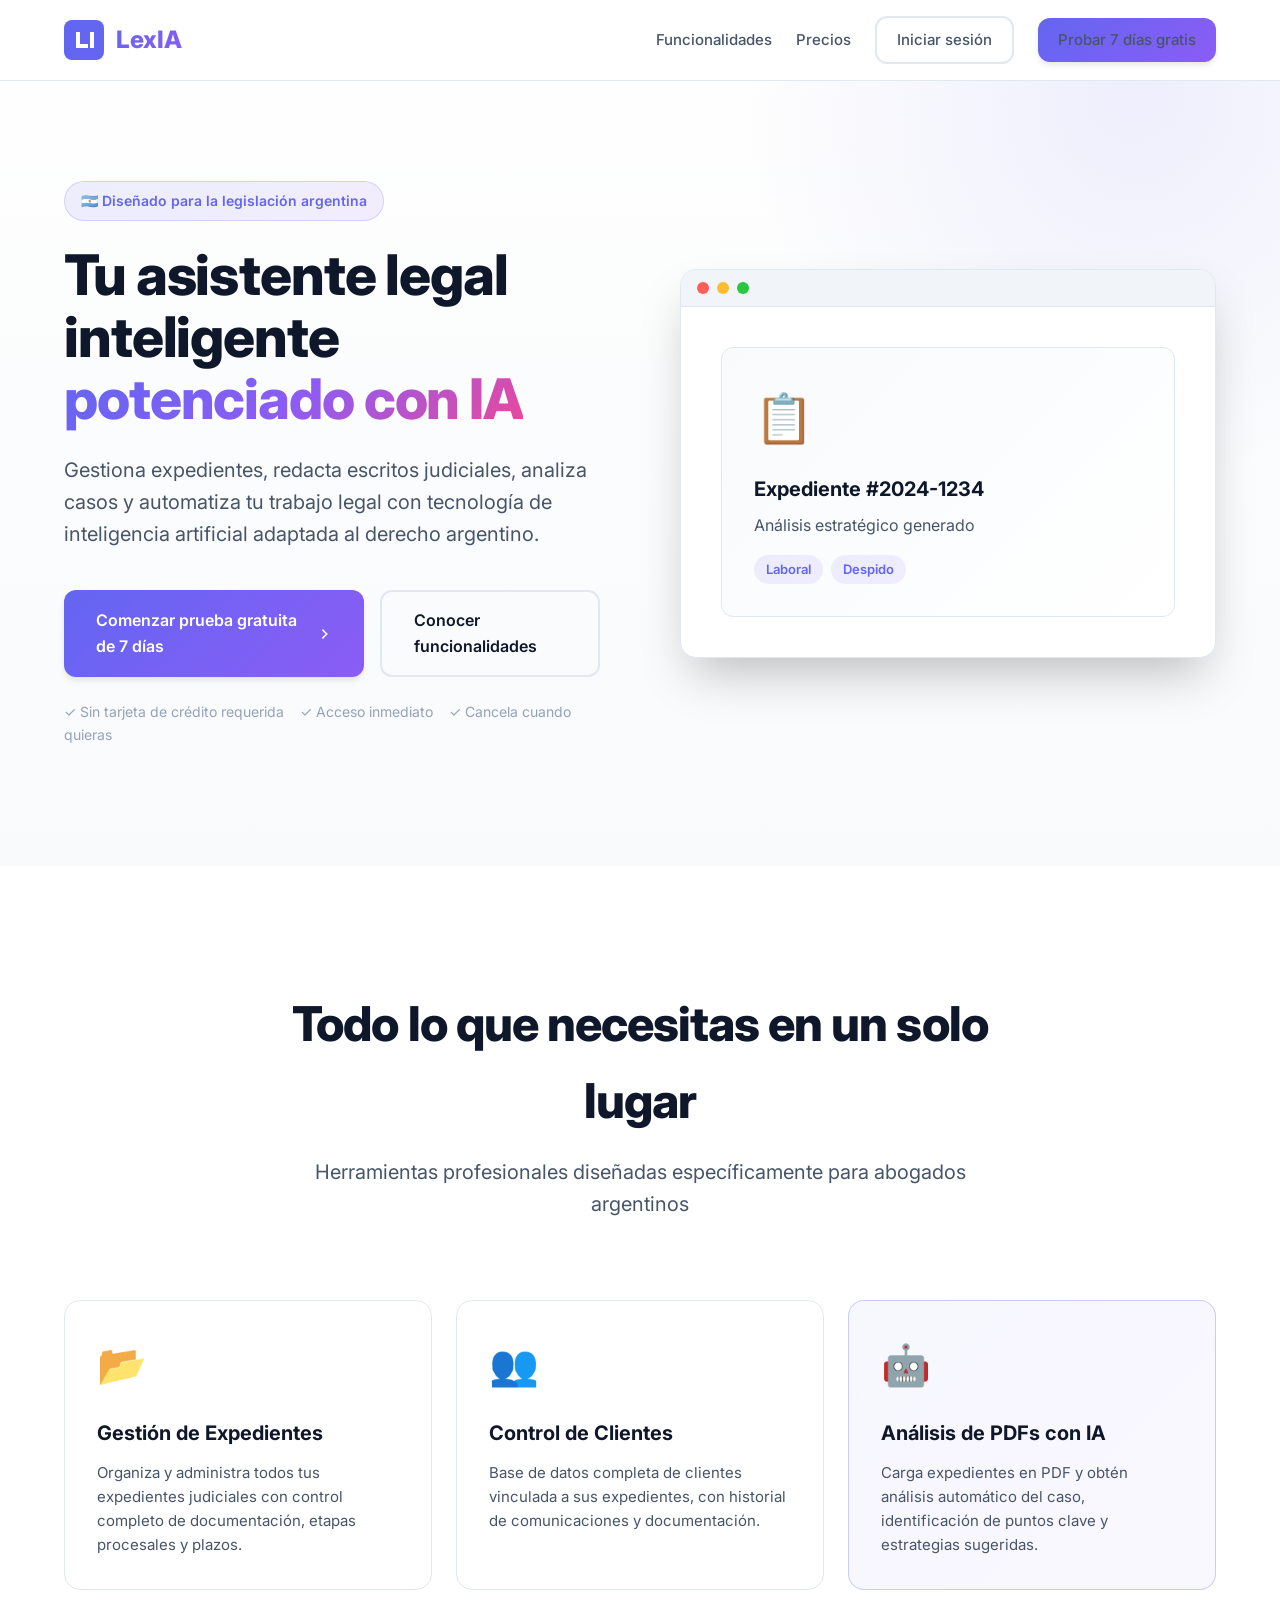
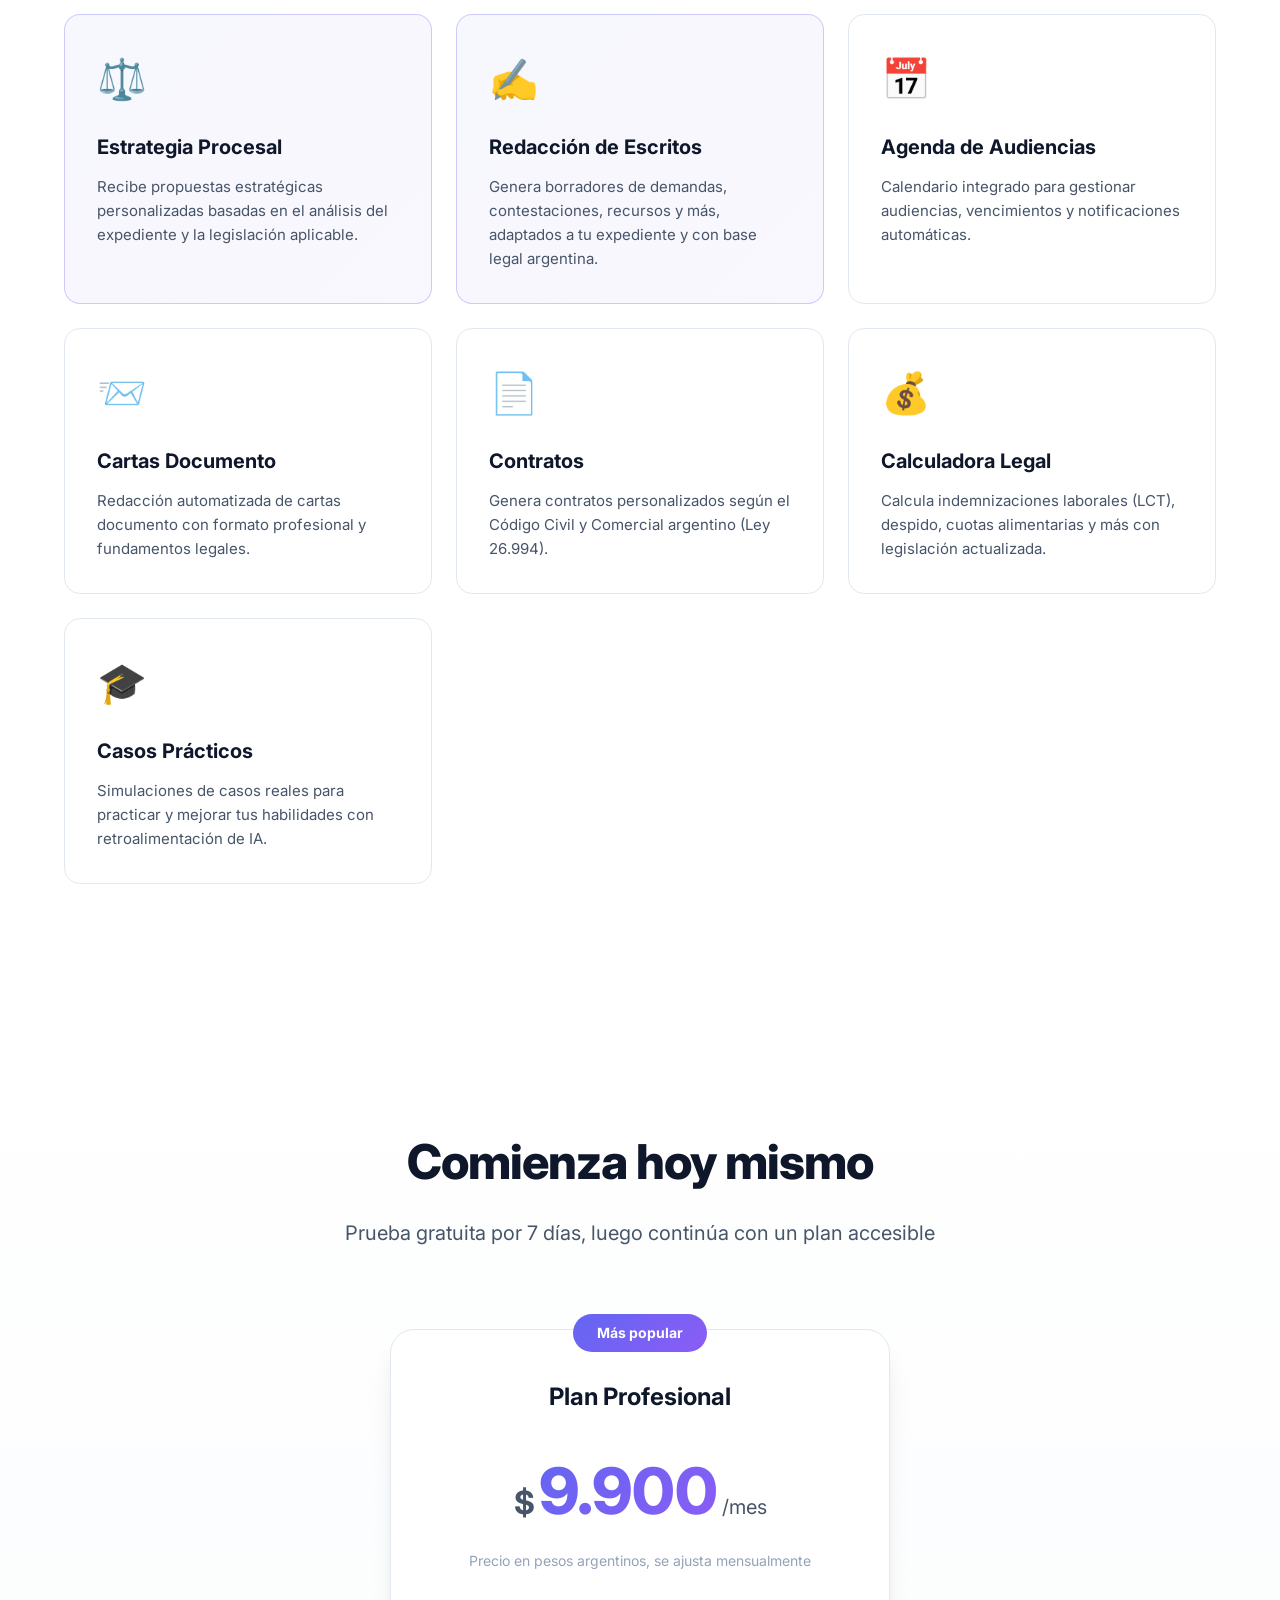
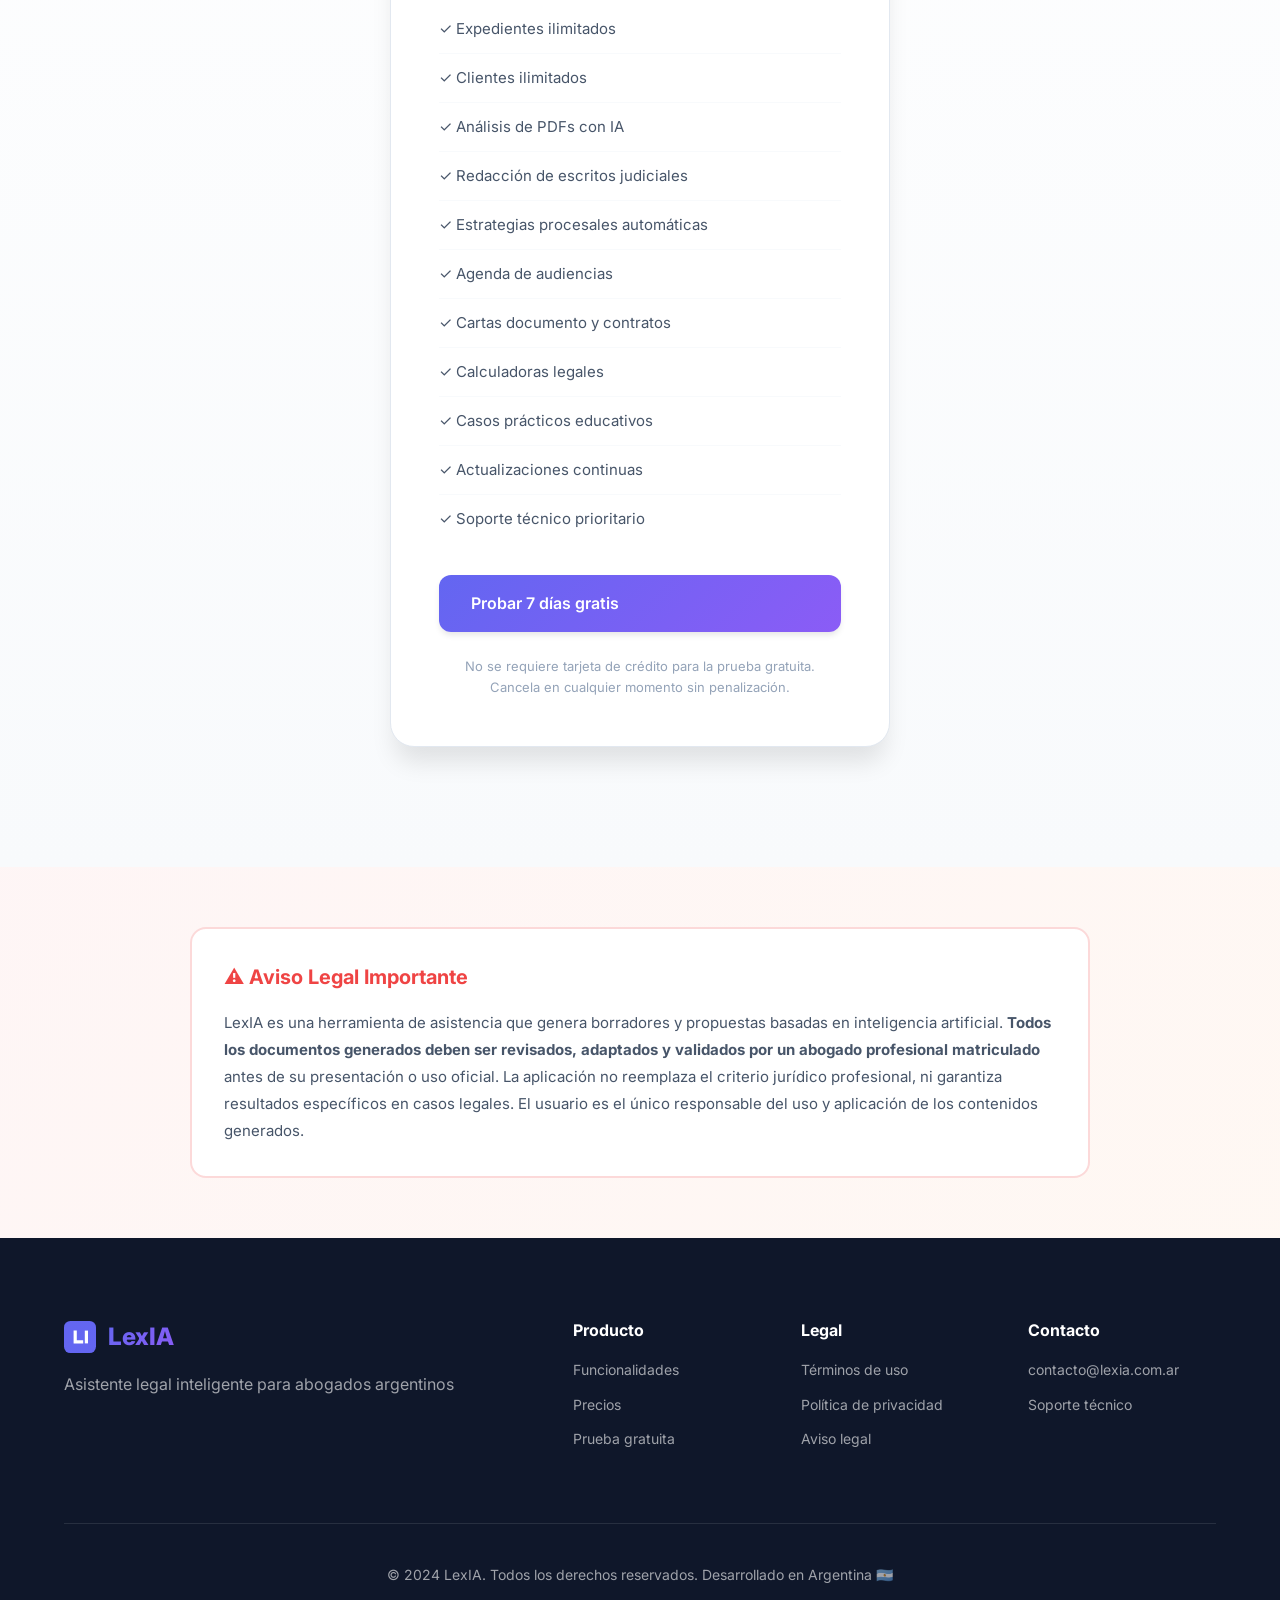
<file: index.html>
<!DOCTYPE html>
<html lang="es">
<head>
    <meta charset="UTF-8">
    <meta name="viewport" content="width=device-width, initial-scale=1.0">
    <title>LexIA - Asistente Legal Inteligente para Abogados Argentinos</title>
    <link rel="preconnect" href="https://fonts.googleapis.com">
    <link rel="preconnect" href="https://fonts.gstatic.com" crossorigin>
    <link href="https://fonts.googleapis.com/css2?family=Inter:wght@300;400;500;600;700;800&display=swap" rel="stylesheet">
    <style>
        /* Variables globales */
        :root {
            --primary: #6366f1;
            --primary-dark: #4f46e5;
            --primary-light: #818cf8;
            --secondary: #8b5cf6;
            --accent: #ec4899;
            --success: #10b981;
            --warning: #f59e0b;
            --error: #ef4444;
            
            --bg-primary: #ffffff;
            --bg-secondary: #f8fafc;
            --bg-tertiary: #f1f5f9;
            
            --text-primary: #0f172a;
            --text-secondary: #475569;
            --text-tertiary: #94a3b8;
            
            --border: #e2e8f0;
            --shadow-sm: 0 1px 2px 0 rgba(0, 0, 0, 0.05);
            --shadow-md: 0 4px 6px -1px rgba(0, 0, 0, 0.1);
            --shadow-lg: 0 10px 15px -3px rgba(0, 0, 0, 0.1);
            --shadow-xl: 0 20px 25px -5px rgba(0, 0, 0, 0.1);
            
            --radius-sm: 8px;
            --radius-md: 12px;
            --radius-lg: 16px;
            --radius-xl: 24px;
        }

        * {
            margin: 0;
            padding: 0;
            box-sizing: border-box;
        }

        body {
            font-family: 'Inter', -apple-system, BlinkMacSystemFont, 'Segoe UI', sans-serif;
            color: var(--text-primary);
            background: var(--bg-primary);
            line-height: 1.6;
            -webkit-font-smoothing: antialiased;
            -moz-osx-font-smoothing: grayscale;
        }

        .container {
            max-width: 1200px;
            margin: 0 auto;
            padding: 0 24px;
        }

        /* Header */
        .header {
            position: sticky;
            top: 0;
            z-index: 1000;
            background: rgba(255, 255, 255, 0.8);
            backdrop-filter: blur(12px);
            border-bottom: 1px solid var(--border);
            padding: 16px 0;
        }

        .header .container {
            display: flex;
            justify-content: space-between;
            align-items: center;
        }

        .logo {
            display: flex;
            align-items: center;
            gap: 12px;
        }

        .logo-text {
            font-size: 24px;
            font-weight: 800;
            background: linear-gradient(135deg, var(--primary), var(--secondary));
            -webkit-background-clip: text;
            -webkit-text-fill-color: transparent;
            background-clip: text;
        }

        .nav {
            display: flex;
            align-items: center;
            gap: 24px;
        }

        .nav a {
            text-decoration: none;
            color: var(--text-secondary);
            font-weight: 500;
            font-size: 15px;
            transition: color 0.2s;
        }

        .nav a:hover {
            color: var(--primary);
        }

        .btn-primary, .btn-secondary {
            display: inline-flex;
            align-items: center;
            gap: 8px;
            padding: 10px 20px;
            border-radius: var(--radius-md);
            font-weight: 600;
            font-size: 15px;
            text-decoration: none;
            transition: all 0.3s;
            cursor: pointer;
            border: none;
        }

        .btn-primary {
            background: linear-gradient(135deg, var(--primary), var(--secondary));
            color: white;
            box-shadow: var(--shadow-md);
        }

        .btn-primary:hover {
            transform: translateY(-2px);
            box-shadow: var(--shadow-lg);
        }

        .btn-secondary {
            background: transparent;
            color: var(--text-primary);
            border: 2px solid var(--border);
        }

        .btn-secondary:hover {
            border-color: var(--primary);
            color: var(--primary);
        }

        .btn-large {
            padding: 16px 32px;
            font-size: 16px;
        }

        /* Hero Section */
        .hero {
            padding: 100px 0 120px;
            background: linear-gradient(180deg, #fefefe 0%, #f8fafc 100%);
            position: relative;
            overflow: hidden;
        }

        .hero::before {
            content: '';
            position: absolute;
            top: -50%;
            right: -20%;
            width: 800px;
            height: 800px;
            background: radial-gradient(circle, rgba(99, 102, 241, 0.1) 0%, transparent 70%);
            border-radius: 50%;
        }

        .hero .container {
            display: grid;
            grid-template-columns: 1fr 1fr;
            gap: 80px;
            align-items: center;
            position: relative;
            z-index: 1;
        }

        .hero-content {
            max-width: 600px;
        }

        .badge {
            display: inline-block;
            padding: 8px 16px;
            background: linear-gradient(135deg, rgba(99, 102, 241, 0.1), rgba(139, 92, 246, 0.1));
            border: 1px solid rgba(99, 102, 241, 0.2);
            border-radius: 100px;
            font-size: 14px;
            font-weight: 600;
            color: var(--primary);
            margin-bottom: 24px;
        }

        .hero-title {
            font-size: 56px;
            font-weight: 800;
            line-height: 1.1;
            margin-bottom: 24px;
            letter-spacing: -0.02em;
        }

        .gradient-text {
            background: linear-gradient(135deg, var(--primary), var(--secondary), var(--accent));
            -webkit-background-clip: text;
            -webkit-text-fill-color: transparent;
            background-clip: text;
        }

        .hero-description {
            font-size: 20px;
            color: var(--text-secondary);
            margin-bottom: 40px;
            line-height: 1.6;
        }

        .hero-buttons {
            display: flex;
            gap: 16px;
            margin-bottom: 24px;
        }

        .hero-note {
            font-size: 14px;
            color: var(--text-tertiary);
        }

        .hero-image {
            position: relative;
        }

        .app-preview {
            position: relative;
            animation: float 6s ease-in-out infinite;
        }

        @keyframes float {
            0%, 100% { transform: translateY(0px); }
            50% { transform: translateY(-20px); }
        }

        .app-window {
            background: white;
            border-radius: var(--radius-lg);
            box-shadow: 0 25px 50px -12px rgba(0, 0, 0, 0.25);
            overflow: hidden;
            border: 1px solid var(--border);
        }

        .window-header {
            background: var(--bg-tertiary);
            padding: 12px 16px;
            border-bottom: 1px solid var(--border);
        }

        .window-dots {
            display: flex;
            gap: 8px;
        }

        .window-dots span {
            width: 12px;
            height: 12px;
            border-radius: 50%;
            background: var(--border);
        }

        .window-dots span:nth-child(1) { background: #ff5f56; }
        .window-dots span:nth-child(2) { background: #ffbd2e; }
        .window-dots span:nth-child(3) { background: #27c93f; }

        .window-content {
            padding: 40px;
        }

        .preview-card {
            background: linear-gradient(135deg, #f8fafc, #ffffff);
            padding: 32px;
            border-radius: var(--radius-md);
            border: 1px solid var(--border);
        }

        .preview-icon {
            font-size: 48px;
            margin-bottom: 16px;
        }

        .preview-card h3 {
            font-size: 20px;
            margin-bottom: 8px;
        }

        .preview-card p {
            color: var(--text-secondary);
            margin-bottom: 16px;
        }

        .preview-tags {
            display: flex;
            gap: 8px;
        }

        .tag {
            padding: 4px 12px;
            background: linear-gradient(135deg, rgba(99, 102, 241, 0.1), rgba(139, 92, 246, 0.1));
            border-radius: 100px;
            font-size: 13px;
            font-weight: 600;
            color: var(--primary);
        }

        /* Features Section */
        .features {
            padding: 120px 0;
            background: var(--bg-primary);
        }

        .section-header {
            text-align: center;
            max-width: 700px;
            margin: 0 auto 80px;
        }

        .section-header h2 {
            font-size: 48px;
            font-weight: 800;
            margin-bottom: 16px;
            letter-spacing: -0.02em;
        }

        .section-header p {
            font-size: 20px;
            color: var(--text-secondary);
        }

        .features-grid {
            display: grid;
            grid-template-columns: repeat(auto-fit, minmax(320px, 1fr));
            gap: 24px;
        }

        .feature-card {
            background: white;
            padding: 32px;
            border-radius: var(--radius-lg);
            border: 1px solid var(--border);
            transition: all 0.3s;
        }

        .feature-card:hover {
            transform: translateY(-4px);
            box-shadow: var(--shadow-xl);
            border-color: var(--primary);
        }

        .feature-card.highlight {
            background: linear-gradient(135deg, rgba(99, 102, 241, 0.05), rgba(139, 92, 246, 0.05));
            border-color: rgba(99, 102, 241, 0.3);
        }

        .feature-icon {
            font-size: 40px;
            margin-bottom: 20px;
        }

        .feature-card h3 {
            font-size: 20px;
            font-weight: 700;
            margin-bottom: 12px;
        }

        .feature-card p {
            color: var(--text-secondary);
            font-size: 15px;
            line-height: 1.6;
        }

        /* Pricing Section */
        .pricing {
            padding: 120px 0;
            background: linear-gradient(180deg, var(--bg-primary) 0%, var(--bg-secondary) 100%);
        }

        .pricing-card {
            max-width: 500px;
            margin: 0 auto;
            background: white;
            padding: 48px;
            border-radius: var(--radius-xl);
            box-shadow: var(--shadow-xl);
            border: 1px solid var(--border);
            position: relative;
        }

        .pricing-badge {
            position: absolute;
            top: -16px;
            left: 50%;
            transform: translateX(-50%);
            background: linear-gradient(135deg, var(--primary), var(--secondary));
            color: white;
            padding: 8px 24px;
            border-radius: 100px;
            font-size: 14px;
            font-weight: 700;
        }

        .pricing-card h3 {
            font-size: 24px;
            text-align: center;
            margin-bottom: 24px;
        }

        .price {
            text-align: center;
            margin-bottom: 8px;
        }

        .currency {
            font-size: 32px;
            font-weight: 700;
            color: var(--text-secondary);
        }

        .amount {
            font-size: 64px;
            font-weight: 800;
            background: linear-gradient(135deg, var(--primary), var(--secondary));
            -webkit-background-clip: text;
            -webkit-text-fill-color: transparent;
            background-clip: text;
        }

        .period {
            font-size: 20px;
            color: var(--text-secondary);
        }

        .price-description {
            text-align: center;
            color: var(--text-tertiary);
            font-size: 14px;
            margin-bottom: 32px;
        }

        .features-list {
            list-style: none;
            margin-bottom: 32px;
        }

        .features-list li {
            padding: 12px 0;
            color: var(--text-secondary);
            font-size: 15px;
            border-bottom: 1px solid var(--bg-secondary);
        }

        .features-list li:last-child {
            border-bottom: none;
        }

        .trial-info {
            text-align: center;
            color: var(--text-tertiary);
            font-size: 13px;
            margin-top: 24px;
            line-height: 1.6;
        }

        /* Disclaimer Section */
        .disclaimer {
            padding: 60px 0;
            background: linear-gradient(135deg, rgba(239, 68, 68, 0.05), rgba(249, 115, 22, 0.05));
        }

        .disclaimer-content {
            max-width: 900px;
            margin: 0 auto;
            padding: 32px;
            background: white;
            border-radius: var(--radius-lg);
            border: 2px solid rgba(239, 68, 68, 0.2);
        }

        .disclaimer-content h3 {
            color: var(--error);
            margin-bottom: 16px;
            font-size: 20px;
        }

        .disclaimer-content p {
            color: var(--text-secondary);
            line-height: 1.8;
            font-size: 15px;
        }

        /* Footer */
        .footer {
            background: var(--text-primary);
            color: white;
            padding: 80px 0 40px;
        }

        .footer-content {
            display: grid;
            grid-template-columns: 2fr 3fr;
            gap: 80px;
            margin-bottom: 60px;
        }

        .footer-brand p {
            color: rgba(255, 255, 255, 0.6);
            margin-top: 16px;
        }

        .footer-links {
            display: grid;
            grid-template-columns: repeat(3, 1fr);
            gap: 40px;
        }

        .footer-column h4 {
            margin-bottom: 16px;
            font-size: 16px;
        }

        .footer-column a {
            display: block;
            color: rgba(255, 255, 255, 0.6);
            text-decoration: none;
            margin-bottom: 12px;
            font-size: 14px;
            transition: color 0.2s;
        }

        .footer-column a:hover {
            color: white;
        }

        .footer-bottom {
            padding-top: 40px;
            border-top: 1px solid rgba(255, 255, 255, 0.1);
            text-align: center;
        }

        .footer-bottom p {
            color: rgba(255, 255, 255, 0.6);
            font-size: 14px;
        }

        /* Responsive */
        @media (max-width: 768px) {
            .hero .container {
                grid-template-columns: 1fr;
                gap: 40px;
            }
            
            .hero-title {
                font-size: 40px;
            }
            
            .hero-description {
                font-size: 18px;
            }
            
            .hero-buttons {
                flex-direction: column;
            }
            
            .nav {
                display: none;
            }
            
            .features-grid {
                grid-template-columns: 1fr;
            }
            
            .footer-content {
                grid-template-columns: 1fr;
                gap: 40px;
            }
            
            .footer-links {
                grid-template-columns: 1fr;
                gap: 32px;
            }
        }
    </style>
</head>
<body>
    <!-- Header -->
    <header class="header">
        <div class="container">
            <div class="logo">
                <svg width="40" height="40" viewBox="0 0 40 40" fill="none" xmlns="http://www.w3.org/2000/svg">
                    <rect width="40" height="40" rx="8" fill="url(#gradient1)"/>
                    <path d="M12 28V12H16V24H24V28H12Z" fill="white"/>
                    <path d="M26 12H30V28H26V12Z" fill="white"/>
                    <defs>
                        <linearGradient id="gradient1" x1="0" y1="0" x2="40" y2="40">
                            <stop offset="0%" style="stop-color:#6366f1"/>
                            <stop offset="100%" style="stop-color:#8b5cf6"/>
                        </linearGradient>
                    </defs>
                </svg>
                <span class="logo-text">LexIA</span>
            </div>
            <nav class="nav">
                <a href="#funcionalidades">Funcionalidades</a>
                <a href="#precios">Precios</a>
                <a href="app.html" class="btn-secondary">Iniciar sesión</a>
                <a href="app.html?action=trial" class="btn-primary">Probar 7 días gratis</a>
            </nav>
        </div>
    </header>

    <!-- Hero Section -->
    <section class="hero">
        <div class="container">
            <div class="hero-content">
                <div class="badge">🇦🇷 Diseñado para la legislación argentina</div>
                <h1 class="hero-title">
                    Tu asistente legal inteligente<br>
                    <span class="gradient-text">potenciado con IA</span>
                </h1>
                <p class="hero-description">
                    Gestiona expedientes, redacta escritos judiciales, analiza casos y automatiza tu trabajo legal con tecnología de inteligencia artificial adaptada al derecho argentino.
                </p>
                <div class="hero-buttons">
                    <a href="app.html?action=trial" class="btn-primary btn-large">
                        Comenzar prueba gratuita de 7 días
                        <svg width="20" height="20" viewBox="0 0 20 20" fill="none">
                            <path d="M7.5 15L12.5 10L7.5 5" stroke="currentColor" stroke-width="2" stroke-linecap="round"/>
                        </svg>
                    </a>
                    <a href="#funcionalidades" class="btn-secondary btn-large">
                        Conocer funcionalidades
                    </a>
                </div>
                <p class="hero-note">
                    ✓ Sin tarjeta de crédito requerida &nbsp;&nbsp; ✓ Acceso inmediato &nbsp;&nbsp; ✓ Cancela cuando quieras
                </p>
            </div>
            <div class="hero-image">
                <div class="app-preview">
                    <div class="app-window">
                        <div class="window-header">
                            <div class="window-dots">
                                <span></span><span></span><span></span>
                            </div>
                        </div>
                        <div class="window-content">
                            <div class="preview-card">
                                <div class="preview-icon">📋</div>
                                <h3>Expediente #2024-1234</h3>
                                <p>Análisis estratégico generado</p>
                                <div class="preview-tags">
                                    <span class="tag">Laboral</span>
                                    <span class="tag">Despido</span>
                                </div>
                            </div>
                        </div>
                    </div>
                </div>
            </div>
        </div>
    </section>

    <!-- Features Section -->
    <section id="funcionalidades" class="features">
        <div class="container">
            <div class="section-header">
                <h2>Todo lo que necesitas en un solo lugar</h2>
                <p>Herramientas profesionales diseñadas específicamente para abogados argentinos</p>
            </div>
            
            <div class="features-grid">
                <div class="feature-card">
                    <div class="feature-icon">📂</div>
                    <h3>Gestión de Expedientes</h3>
                    <p>Organiza y administra todos tus expedientes judiciales con control completo de documentación, etapas procesales y plazos.</p>
                </div>

                <div class="feature-card">
                    <div class="feature-icon">👥</div>
                    <h3>Control de Clientes</h3>
                    <p>Base de datos completa de clientes vinculada a sus expedientes, con historial de comunicaciones y documentación.</p>
                </div>

                <div class="feature-card highlight">
                    <div class="feature-icon">🤖</div>
                    <h3>Análisis de PDFs con IA</h3>
                    <p>Carga expedientes en PDF y obtén análisis automático del caso, identificación de puntos clave y estrategias sugeridas.</p>
                </div>

                <div class="feature-card highlight">
                    <div class="feature-icon">⚖️</div>
                    <h3>Estrategia Procesal</h3>
                    <p>Recibe propuestas estratégicas personalizadas basadas en el análisis del expediente y la legislación aplicable.</p>
                </div>

                <div class="feature-card highlight">
                    <div class="feature-icon">✍️</div>
                    <h3>Redacción de Escritos</h3>
                    <p>Genera borradores de demandas, contestaciones, recursos y más, adaptados a tu expediente y con base legal argentina.</p>
                </div>

                <div class="feature-card">
                    <div class="feature-icon">📅</div>
                    <h3>Agenda de Audiencias</h3>
                    <p>Calendario integrado para gestionar audiencias, vencimientos y notificaciones automáticas.</p>
                </div>

                <div class="feature-card">
                    <div class="feature-icon">📨</div>
                    <h3>Cartas Documento</h3>
                    <p>Redacción automatizada de cartas documento con formato profesional y fundamentos legales.</p>
                </div>

                <div class="feature-card">
                    <div class="feature-icon">📄</div>
                    <h3>Contratos</h3>
                    <p>Genera contratos personalizados según el Código Civil y Comercial argentino (Ley 26.994).</p>
                </div>

                <div class="feature-card">
                    <div class="feature-icon">💰</div>
                    <h3>Calculadora Legal</h3>
                    <p>Calcula indemnizaciones laborales (LCT), despido, cuotas alimentarias y más con legislación actualizada.</p>
                </div>

                <div class="feature-card">
                    <div class="feature-icon">🎓</div>
                    <h3>Casos Prácticos</h3>
                    <p>Simulaciones de casos reales para practicar y mejorar tus habilidades con retroalimentación de IA.</p>
                </div>
            </div>
        </div>
    </section>

    <!-- Pricing Section -->
    <section id="precios" class="pricing">
        <div class="container">
            <div class="section-header">
                <h2>Comienza hoy mismo</h2>
                <p>Prueba gratuita por 7 días, luego continúa con un plan accesible</p>
            </div>

            <div class="pricing-card">
                <div class="pricing-badge">Más popular</div>
                <h3>Plan Profesional</h3>
                <div class="price">
                    <span class="currency">$</span>
                    <span class="amount">9.900</span>
                    <span class="period">/mes</span>
                </div>
                <p class="price-description">Precio en pesos argentinos, se ajusta mensualmente</p>
                
                <ul class="features-list">
                    <li>✓ Expedientes ilimitados</li>
                    <li>✓ Clientes ilimitados</li>
                    <li>✓ Análisis de PDFs con IA</li>
                    <li>✓ Redacción de escritos judiciales</li>
                    <li>✓ Estrategias procesales automáticas</li>
                    <li>✓ Agenda de audiencias</li>
                    <li>✓ Cartas documento y contratos</li>
                    <li>✓ Calculadoras legales</li>
                    <li>✓ Casos prácticos educativos</li>
                    <li>✓ Actualizaciones continuas</li>
                    <li>✓ Soporte técnico prioritario</li>
                </ul>

                <a href="app.html?action=trial" class="btn-primary btn-large" style="width: 100%;">
                    Probar 7 días gratis
                </a>
                
                <p class="trial-info">
                    No se requiere tarjeta de crédito para la prueba gratuita. <br>
                    Cancela en cualquier momento sin penalización.
                </p>
            </div>
        </div>
    </section>

    <!-- Disclaimer Section -->
    <section class="disclaimer">
        <div class="container">
            <div class="disclaimer-content">
                <h3>⚠️ Aviso Legal Importante</h3>
                <p>
                    LexIA es una herramienta de asistencia que genera borradores y propuestas basadas en inteligencia artificial. 
                    <strong>Todos los documentos generados deben ser revisados, adaptados y validados por un abogado profesional matriculado</strong> 
                    antes de su presentación o uso oficial. La aplicación no reemplaza el criterio jurídico profesional, ni garantiza 
                    resultados específicos en casos legales. El usuario es el único responsable del uso y aplicación de los contenidos generados.
                </p>
            </div>
        </div>
    </section>

    <!-- Footer -->
    <footer class="footer">
        <div class="container">
            <div class="footer-content">
                <div class="footer-brand">
                    <div class="logo">
                        <svg width="32" height="32" viewBox="0 0 40 40" fill="none" xmlns="http://www.w3.org/2000/svg">
                            <rect width="40" height="40" rx="8" fill="url(#gradient2)"/>
                            <path d="M12 28V12H16V24H24V28H12Z" fill="white"/>
                            <path d="M26 12H30V28H26V12Z" fill="white"/>
                            <defs>
                                <linearGradient id="gradient2" x1="0" y1="0" x2="40" y2="40">
                                    <stop offset="0%" style="stop-color:#6366f1"/>
                                    <stop offset="100%" style="stop-color:#8b5cf6"/>
                                </linearGradient>
                            </defs>
                        </svg>
                        <span class="logo-text">LexIA</span>
                    </div>
                    <p>Asistente legal inteligente para abogados argentinos</p>
                </div>
                
                <div class="footer-links">
                    <div class="footer-column">
                        <h4>Producto</h4>
                        <a href="#funcionalidades">Funcionalidades</a>
                        <a href="#precios">Precios</a>
                        <a href="app.html?action=trial">Prueba gratuita</a>
                    </div>
                    
                    <div class="footer-column">
                        <h4>Legal</h4>
                        <a href="#">Términos de uso</a>
                        <a href="#">Política de privacidad</a>
                        <a href="#">Aviso legal</a>
                    </div>
                    
                    <div class="footer-column">
                        <h4>Contacto</h4>
                        <a href="mailto:contacto@lexia.com.ar">contacto@lexia.com.ar</a>
                        <a href="#">Soporte técnico</a>
                    </div>
                </div>
            </div>
            
            <div class="footer-bottom">
                <p>&copy; 2024 LexIA. Todos los derechos reservados. Desarrollado en Argentina 🇦🇷</p>
            </div>
        </div>
    </footer>

    <script src="js/landing.js"></script>
</body>
</html>
</file>
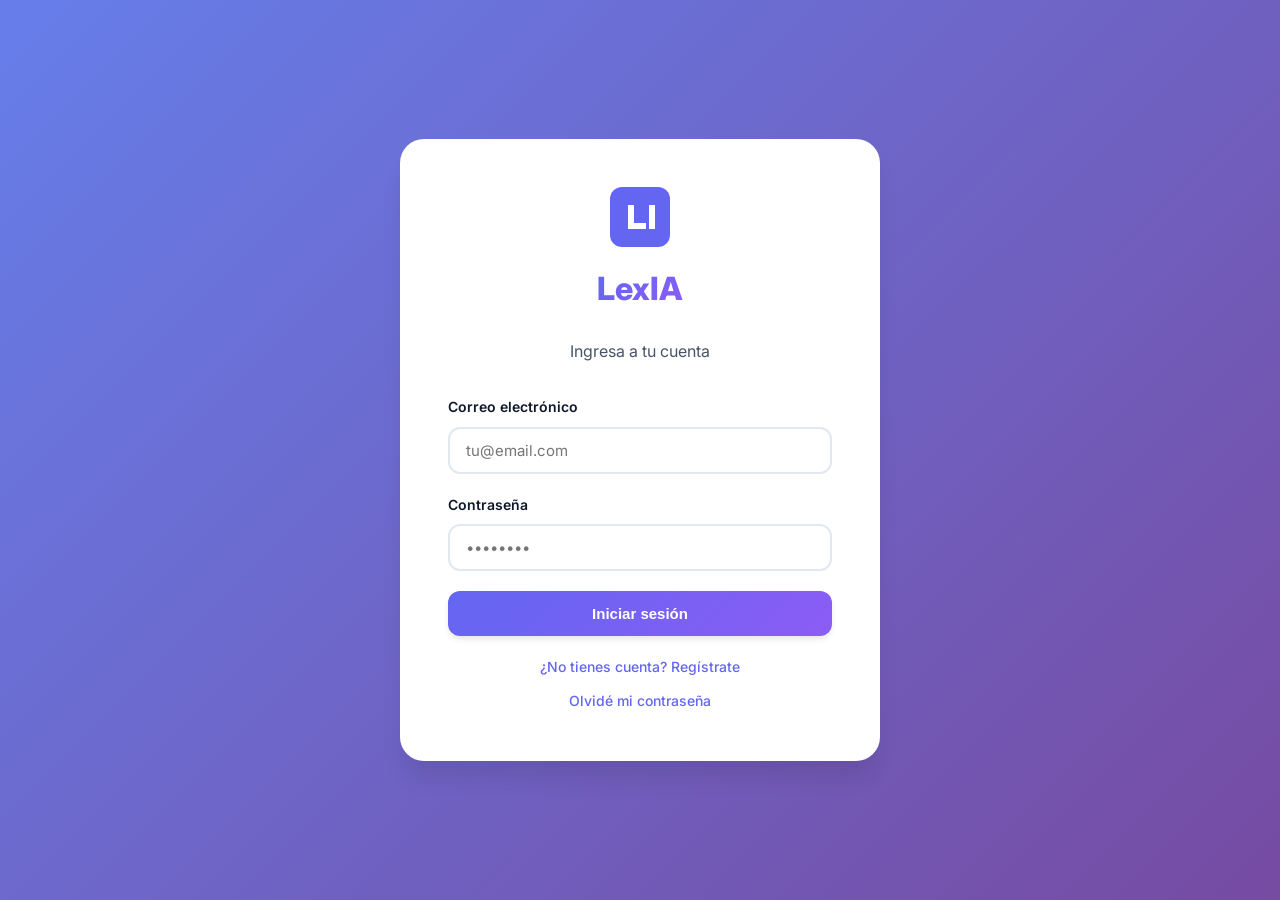
<file: app.html>
<!DOCTYPE html>
<html lang="es">
<head>
    <meta charset="UTF-8">
    <meta name="viewport" content="width=device-width, initial-scale=1.0">
    <title>LexIA - Dashboard</title>
    <style>
/* Variables globales */
:root {
    --primary: #6366f1;
    --primary-dark: #4f46e5;
    --primary-light: #818cf8;
    --secondary: #8b5cf6;
    --accent: #ec4899;
    --success: #10b981;
    --warning: #f59e0b;
    --error: #ef4444;
    
    --bg-primary: #ffffff;
    --bg-secondary: #f8fafc;
    --bg-tertiary: #f1f5f9;
    
    --text-primary: #0f172a;
    --text-secondary: #475569;
    --text-tertiary: #94a3b8;
    
    --border: #e2e8f0;
    --shadow-sm: 0 1px 2px 0 rgba(0, 0, 0, 0.05);
    --shadow-md: 0 4px 6px -1px rgba(0, 0, 0, 0.1);
    --shadow-lg: 0 10px 15px -3px rgba(0, 0, 0, 0.1);
    --shadow-xl: 0 20px 25px -5px rgba(0, 0, 0, 0.1);
    
    --radius-sm: 8px;
    --radius-md: 12px;
    --radius-lg: 16px;
    --radius-xl: 24px;
    
    --sidebar-width: 280px;
}

* {
    margin: 0;
    padding: 0;
    box-sizing: border-box;
}

body {
    font-family: 'Inter', -apple-system, BlinkMacSystemFont, 'Segoe UI', sans-serif;
    color: var(--text-primary);
    background: var(--bg-secondary);
    line-height: 1.6;
    -webkit-font-smoothing: antialiased;
}

/* Auth Container */
.auth-container {
    min-height: 100vh;
    display: flex;
    align-items: center;
    justify-content: center;
    background: linear-gradient(135deg, #667eea 0%, #764ba2 100%);
    padding: 24px;
}

.auth-card {
    background: white;
    border-radius: var(--radius-xl);
    padding: 48px;
    max-width: 480px;
    width: 100%;
    box-shadow: var(--shadow-xl);
}

.auth-header {
    text-align: center;
    margin-bottom: 32px;
}

.logo-large {
    display: flex;
    flex-direction: column;
    align-items: center;
    gap: 16px;
    margin-bottom: 24px;
}

.logo-large h1 {
    font-size: 32px;
    font-weight: 800;
    background: linear-gradient(135deg, var(--primary), var(--secondary));
    -webkit-background-clip: text;
    -webkit-text-fill-color: transparent;
}

.auth-subtitle {
    font-size: 16px;
    color: var(--text-secondary);
}

.auth-form {
    display: flex;
    flex-direction: column;
    gap: 20px;
}

.form-group {
    display: flex;
    flex-direction: column;
    gap: 8px;
}

.form-group label {
    font-weight: 600;
    font-size: 14px;
    color: var(--text-primary);
}

.form-group input,
.form-group select,
.form-group textarea {
    padding: 12px 16px;
    border: 2px solid var(--border);
    border-radius: var(--radius-md);
    font-size: 15px;
    font-family: inherit;
    transition: all 0.2s;
}

.form-group input:focus,
.form-group select:focus,
.form-group textarea:focus {
    outline: none;
    border-color: var(--primary);
    box-shadow: 0 0 0 3px rgba(99, 102, 241, 0.1);
}

.form-group textarea {
    resize: vertical;
    min-height: 100px;
}

.form-select {
    background: white;
    cursor: pointer;
}

.form-row {
    display: grid;
    grid-template-columns: 1fr 1fr;
    gap: 16px;
}

.btn-primary,
.btn-secondary {
    padding: 14px 24px;
    border-radius: var(--radius-md);
    font-weight: 600;
    font-size: 15px;
    text-decoration: none;
    transition: all 0.3s;
    cursor: pointer;
    border: none;
    display: inline-flex;
    align-items: center;
    justify-content: center;
    gap: 8px;
}

.btn-primary {
    background: linear-gradient(135deg, var(--primary), var(--secondary));
    color: white;
    box-shadow: var(--shadow-md);
}

.btn-primary:hover {
    transform: translateY(-2px);
    box-shadow: var(--shadow-lg);
}

.btn-secondary {
    background: white;
    color: var(--text-primary);
    border: 2px solid var(--border);
}

.btn-secondary:hover {
    border-color: var(--primary);
    color: var(--primary);
}

.btn-block {
    width: 100%;
}

.btn-sm {
    padding: 8px 16px;
    font-size: 14px;
}

.btn-icon {
    width: 40px;
    height: 40px;
    padding: 0;
    display: flex;
    align-items: center;
    justify-content: center;
    border-radius: var(--radius-md);
    background: transparent;
    border: none;
    cursor: pointer;
    transition: all 0.2s;
    color: var(--text-secondary);
}

.btn-icon:hover {
    background: var(--bg-tertiary);
    color: var(--text-primary);
}

.auth-links {
    display: flex;
    flex-direction: column;
    gap: 12px;
    text-align: center;
}

.auth-links a {
    color: var(--primary);
    text-decoration: none;
    font-size: 14px;
    font-weight: 500;
}

.auth-links a:hover {
    text-decoration: underline;
}

.trial-notice {
    text-align: center;
    color: var(--text-secondary);
    font-size: 13px;
    line-height: 1.6;
    padding: 16px;
    background: var(--bg-secondary);
    border-radius: var(--radius-md);
}

/* Main App Layout */
#mainApp {
    display: flex;
    min-height: 100vh;
}

/* Sidebar */
.sidebar {
    width: var(--sidebar-width);
    background: var(--text-primary);
    color: white;
    display: flex;
    flex-direction: column;
    position: fixed;
    height: 100vh;
    overflow-y: auto;
}

.sidebar-header {
    padding: 24px;
    border-bottom: 1px solid rgba(255, 255, 255, 0.1);
}

.sidebar .logo {
    display: flex;
    align-items: center;
    gap: 12px;
}

.sidebar .logo span {
    font-size: 20px;
    font-weight: 800;
}

.sidebar-nav {
    flex: 1;
    padding: 16px;
    display: flex;
    flex-direction: column;
    gap: 4px;
}

.nav-item {
    display: flex;
    align-items: center;
    gap: 12px;
    padding: 12px 16px;
    border-radius: var(--radius-md);
    color: rgba(255, 255, 255, 0.7);
    text-decoration: none;
    font-weight: 500;
    font-size: 14px;
    transition: all 0.2s;
}

.nav-item:hover {
    background: rgba(255, 255, 255, 0.1);
    color: white;
}

.nav-item.active {
    background: linear-gradient(135deg, var(--primary), var(--secondary));
    color: white;
}

.nav-icon {
    font-size: 20px;
}

.sidebar-footer {
    padding: 16px;
    border-top: 1px solid rgba(255, 255, 255, 0.1);
    display: flex;
    align-items: center;
    justify-content: space-between;
}

.user-info {
    display: flex;
    align-items: center;
    gap: 12px;
}

.user-avatar {
    width: 40px;
    height: 40px;
    border-radius: 50%;
    background: linear-gradient(135deg, var(--primary), var(--secondary));
    display: flex;
    align-items: center;
    justify-content: center;
    font-weight: 700;
    font-size: 14px;
}

.user-details {
    display: flex;
    flex-direction: column;
}

.user-name {
    font-weight: 600;
    font-size: 14px;
}

.user-plan {
    font-size: 12px;
    color: rgba(255, 255, 255, 0.6);
}

/* Main Content */
.main-content {
    margin-left: var(--sidebar-width);
    flex: 1;
    padding: 32px;
    max-width: 1400px;
}

.content-section {
    display: none;
}

.content-section.active {
    display: block;
}

.section-header {
    display: flex;
    justify-content: space-between;
    align-items: center;
    margin-bottom: 32px;
}

.section-header h1 {
    font-size: 32px;
    font-weight: 800;
}

/* Trial Banner */
.trial-banner {
    display: flex;
    align-items: center;
    gap: 16px;
    padding: 12px 20px;
    background: linear-gradient(135deg, rgba(251, 146, 60, 0.1), rgba(239, 68, 68, 0.1));
    border: 2px solid rgba(251, 146, 60, 0.3);
    border-radius: var(--radius-md);
    font-size: 14px;
}

/* Stats Grid */
.stats-grid {
    display: grid;
    grid-template-columns: repeat(auto-fit, minmax(240px, 1fr));
    gap: 24px;
    margin-bottom: 40px;
}

.stat-card {
    background: white;
    padding: 24px;
    border-radius: var(--radius-lg);
    border: 1px solid var(--border);
    display: flex;
    gap: 16px;
    align-items: center;
    transition: all 0.3s;
}

.stat-card:hover {
    transform: translateY(-4px);
    box-shadow: var(--shadow-lg);
}

.stat-icon {
    font-size: 40px;
}

.stat-content {
    flex: 1;
}

.stat-label {
    color: var(--text-secondary);
    font-size: 14px;
    margin-bottom: 4px;
}

.stat-value {
    font-size: 32px;
    font-weight: 800;
    background: linear-gradient(135deg, var(--primary), var(--secondary));
    -webkit-background-clip: text;
    -webkit-text-fill-color: transparent;
}

/* Dashboard Content */
.dashboard-content {
    display: grid;
    grid-template-columns: 1fr 1fr;
    gap: 32px;
}

.quick-actions,
.recent-activity {
    background: white;
    padding: 32px;
    border-radius: var(--radius-lg);
    border: 1px solid var(--border);
}

.quick-actions h2,
.recent-activity h2 {
    font-size: 20px;
    margin-bottom: 24px;
}

.actions-grid {
    display: grid;
    grid-template-columns: 1fr 1fr;
    gap: 16px;
}

.action-card {
    padding: 24px;
    background: var(--bg-secondary);
    border: 2px solid var(--border);
    border-radius: var(--radius-md);
    cursor: pointer;
    transition: all 0.2s;
    display: flex;
    flex-direction: column;
    align-items: center;
    gap: 12px;
    text-align: center;
}

.action-card:hover {
    border-color: var(--primary);
    background: rgba(99, 102, 241, 0.05);
    transform: translateY(-2px);
}

.action-icon {
    font-size: 32px;
}

.action-text {
    font-weight: 600;
    font-size: 14px;
}

.empty-state {
    text-align: center;
    padding: 60px 24px;
    color: var(--text-secondary);
}

.empty-icon {
    font-size: 64px;
    display: block;
    margin-bottom: 16px;
}

.empty-subtitle {
    font-size: 14px;
    color: var(--text-tertiary);
}

/* Data Table */
.data-table {
    background: white;
    border-radius: var(--radius-lg);
    border: 1px solid var(--border);
    overflow: hidden;
}

/* Upload Zone */
.upload-zone {
    background: white;
    border: 3px dashed var(--border);
    border-radius: var(--radius-lg);
    padding: 80px 40px;
    text-align: center;
    cursor: pointer;
    transition: all 0.3s;
}

.upload-zone:hover {
    border-color: var(--primary);
    background: rgba(99, 102, 241, 0.02);
}

.upload-icon {
    color: var(--text-tertiary);
    margin-bottom: 24px;
}

.upload-zone h3 {
    font-size: 20px;
    margin-bottom: 8px;
}

.upload-zone p {
    color: var(--text-secondary);
    margin-bottom: 24px;
}

/* Results */
.analysis-result,
.strategy-result,
.document-result,
.calc-result {
    background: white;
    padding: 32px;
    border-radius: var(--radius-lg);
    border: 1px solid var(--border);
    margin-top: 24px;
}

/* Form Containers */
.strategy-form,
.escritos-form,
.cartas-form,
.contratos-form,
.calculator-form {
    background: white;
    padding: 32px;
    border-radius: var(--radius-lg);
    border: 1px solid var(--border);
    display: flex;
    flex-direction: column;
    gap: 24px;
}

/* Calendar */
.calendar {
    background: white;
    padding: 32px;
    border-radius: var(--radius-lg);
    border: 1px solid var(--border);
    margin-bottom: 32px;
}

.audiencias-list {
    display: flex;
    flex-direction: column;
    gap: 16px;
}

/* Calculator Tabs */
.calculator-tabs {
    display: flex;
    gap: 8px;
    margin-bottom: 24px;
    background: white;
    padding: 8px;
    border-radius: var(--radius-lg);
    border: 1px solid var(--border);
}

.calc-tab {
    flex: 1;
    padding: 12px 24px;
    border: none;
    background: transparent;
    border-radius: var(--radius-md);
    font-weight: 600;
    font-size: 14px;
    cursor: pointer;
    transition: all 0.2s;
    color: var(--text-secondary);
}

.calc-tab.active {
    background: linear-gradient(135deg, var(--primary), var(--secondary));
    color: white;
}

.calculator-form {
    display: none;
}

.calculator-form.active {
    display: flex;
}

/* Casos Grid */
.casos-grid {
    display: grid;
    grid-template-columns: repeat(auto-fit, minmax(280px, 1fr));
    gap: 24px;
}

.caso-card {
    background: white;
    padding: 32px;
    border-radius: var(--radius-lg);
    border: 1px solid var(--border);
    text-align: center;
    transition: all 0.3s;
}

.caso-card:hover {
    transform: translateY(-4px);
    box-shadow: var(--shadow-lg);
    border-color: var(--primary);
}

.caso-icon {
    font-size: 48px;
    margin-bottom: 16px;
}

.caso-card h3 {
    font-size: 20px;
    margin-bottom: 12px;
}

.caso-card p {
    color: var(--text-secondary);
    font-size: 14px;
    margin-bottom: 24px;
}

/* Modals */
.modal-overlay {
    position: fixed;
    top: 0;
    left: 0;
    right: 0;
    bottom: 0;
    background: rgba(0, 0, 0, 0.5);
    backdrop-filter: blur(4px);
    z-index: 999;
    display: none;
}

.modal-overlay.active {
    display: block;
}

.modal {
    position: fixed;
    top: 50%;
    left: 50%;
    transform: translate(-50%, -50%) scale(0.9);
    z-index: 1000;
    max-width: 500px;
    width: 90%;
    opacity: 0;
    pointer-events: none;
    transition: all 0.3s;
}

.modal.active {
    opacity: 1;
    pointer-events: all;
    transform: translate(-50%, -50%) scale(1);
}

.modal-content {
    background: white;
    border-radius: var(--radius-xl);
    box-shadow: var(--shadow-xl);
    overflow: hidden;
}

.modal-header {
    padding: 24px;
    border-bottom: 1px solid var(--border);
    display: flex;
    justify-content: space-between;
    align-items: center;
}

.modal-header h2 {
    font-size: 24px;
}

.modal-close {
    background: none;
    border: none;
    font-size: 32px;
    cursor: pointer;
    color: var(--text-tertiary);
    width: 32px;
    height: 32px;
    display: flex;
    align-items: center;
    justify-content: center;
    border-radius: var(--radius-md);
    transition: all 0.2s;
}

.modal-close:hover {
    background: var(--bg-tertiary);
    color: var(--text-primary);
}

.modal-body {
    padding: 24px;
}

.subscription-plan {
    text-align: center;
}

.subscription-plan h3 {
    font-size: 20px;
    margin-bottom: 16px;
}

.price-large {
    margin-bottom: 8px;
}

.price-large .currency {
    font-size: 24px;
    color: var(--text-secondary);
}

.price-large .amount {
    font-size: 56px;
    font-weight: 800;
    background: linear-gradient(135deg, var(--primary), var(--secondary));
    -webkit-background-clip: text;
    -webkit-text-fill-color: transparent;
}

.price-large .period {
    font-size: 18px;
    color: var(--text-secondary);
}

.price-note {
    color: var(--text-tertiary);
    font-size: 14px;
    margin-bottom: 24px;
}

.plan-features {
    list-style: none;
    text-align: left;
    margin-bottom: 32px;
}

.plan-features li {
    padding: 12px 0;
    border-bottom: 1px solid var(--bg-secondary);
}

.payment-note {
    margin-top: 16px;
    font-size: 13px;
    color: var(--text-tertiary);
}

/* Loading Spinner */
.loading-spinner {
    position: fixed;
    top: 50%;
    left: 50%;
    transform: translate(-50%, -50%);
    text-align: center;
    z-index: 2000;
}

.spinner {
    width: 60px;
    height: 60px;
    border: 4px solid var(--bg-tertiary);
    border-top-color: var(--primary);
    border-radius: 50%;
    animation: spin 0.8s linear infinite;
    margin: 0 auto 16px;
}

@keyframes spin {
    to { transform: rotate(360deg); }
}

/* Toast Notifications */
.toast-container {
    position: fixed;
    top: 24px;
    right: 24px;
    z-index: 9999;
    display: flex;
    flex-direction: column;
    gap: 12px;
}

.toast {
    background: white;
    padding: 16px 24px;
    border-radius: var(--radius-md);
    box-shadow: var(--shadow-lg);
    border-left: 4px solid;
    min-width: 300px;
    animation: slideIn 0.3s ease;
}

.toast.success {
    border-color: var(--success);
}

.toast.error {
    border-color: var(--error);
}

.toast.warning {
    border-color: var(--warning);
}

@keyframes slideIn {
    from {
        transform: translateX(400px);
        opacity: 0;
    }
    to {
        transform: translateX(0);
        opacity: 1;
    }
}

/* Responsive */
@media (max-width: 1024px) {
    .sidebar {
        width: 80px;
    }
    
    .sidebar .logo span,
    .nav-item span:not(.nav-icon),
    .sidebar-footer .user-details {
        display: none;
    }
    
    .main-content {
        margin-left: 80px;
    }
    
    .dashboard-content {
        grid-template-columns: 1fr;
    }
}

@media (max-width: 768px) {
    .sidebar {
        transform: translateX(-100%);
        transition: transform 0.3s;
    }
    
    .sidebar.mobile-open {
        transform: translateX(0);
    }
    
    .main-content {
        margin-left: 0;
        padding: 16px;
    }
    
    .stats-grid {
        grid-template-columns: 1fr;
    }
    
    .actions-grid {
        grid-template-columns: 1fr;
    }
    
    .form-row {
        grid-template-columns: 1fr;
    }
}

    </style>
    <link rel="preconnect" href="https://fonts.googleapis.com">
    <link rel="preconnect" href="https://fonts.gstatic.com" crossorigin>
    <link href="https://fonts.googleapis.com/css2?family=Inter:wght@300;400;500;600;700;800&display=swap" rel="stylesheet">
</head>
<body>
    <!-- Auth Screens -->
    <div id="authScreen" class="auth-container">
        <!-- Login -->
        <div id="loginForm" class="auth-card">
            <div class="auth-header">
                <div class="logo-large">
                    <svg width="60" height="60" viewBox="0 0 40 40" fill="none" xmlns="http://www.w3.org/2000/svg">
                        <rect width="40" height="40" rx="8" fill="url(#gradient1)"/>
                        <path d="M12 28V12H16V24H24V28H12Z" fill="white"/>
                        <path d="M26 12H30V28H26V12Z" fill="white"/>
                        <defs>
                            <linearGradient id="gradient1" x1="0" y1="0" x2="40" y2="40">
                                <stop offset="0%" style="stop-color:#6366f1"/>
                                <stop offset="100%" style="stop-color:#8b5cf6"/>
                            </linearGradient>
                        </defs>
                    </svg>
                    <h1>LexIA</h1>
                </div>
                <p class="auth-subtitle">Ingresa a tu cuenta</p>
            </div>
            <form id="loginFormElement" class="auth-form">
                <div class="form-group">
                    <label>Correo electrónico</label>
                    <input type="email" id="loginEmail" placeholder="tu@email.com" required>
                </div>
                <div class="form-group">
                    <label>Contraseña</label>
                    <input type="password" id="loginPassword" placeholder="••••••••" required>
                </div>
                <button type="submit" class="btn-primary btn-block">Iniciar sesión</button>
                <div class="auth-links">
                    <a href="#" id="showRegister">¿No tienes cuenta? Regístrate</a>
                    <a href="#" id="showResetPassword">Olvidé mi contraseña</a>
                </div>
            </form>
        </div>

        <!-- Register -->
        <div id="registerForm" class="auth-card" style="display: none;">
            <div class="auth-header">
                <div class="logo-large">
                    <svg width="60" height="60" viewBox="0 0 40 40" fill="none" xmlns="http://www.w3.org/2000/svg">
                        <rect width="40" height="40" rx="8" fill="url(#gradient2)"/>
                        <path d="M12 28V12H16V24H24V28H12Z" fill="white"/>
                        <path d="M26 12H30V28H26V12Z" fill="white"/>
                        <defs>
                            <linearGradient id="gradient2" x1="0" y1="0" x2="40" y2="40">
                                <stop offset="0%" style="stop-color:#6366f1"/>
                                <stop offset="100%" style="stop-color:#8b5cf6"/>
                            </linearGradient>
                        </defs>
                    </svg>
                    <h1>LexIA</h1>
                </div>
                <p class="auth-subtitle">Comienza tu prueba gratuita de 7 días</p>
            </div>
            <form id="registerFormElement" class="auth-form">
                <div class="form-group">
                    <label>Nombre completo</label>
                    <input type="text" id="registerName" placeholder="Juan Pérez" required>
                </div>
                <div class="form-group">
                    <label>Correo electrónico</label>
                    <input type="email" id="registerEmail" placeholder="tu@email.com" required>
                </div>
                <div class="form-group">
                    <label>Contraseña</label>
                    <input type="password" id="registerPassword" placeholder="Mínimo 6 caracteres" required minlength="6">
                </div>
                <div class="form-group">
                    <label>Matrícula profesional (opcional)</label>
                    <input type="text" id="registerMatricula" placeholder="Ej: T° 123 F° 456">
                </div>
                <button type="submit" class="btn-primary btn-block">Comenzar prueba gratuita</button>
                <p class="trial-notice">
                    ✓ 7 días gratis, sin tarjeta de crédito<br>
                    ✓ Acceso completo a todas las funcionalidades
                </p>
                <div class="auth-links">
                    <a href="#" id="showLogin">¿Ya tienes cuenta? Inicia sesión</a>
                </div>
            </form>
        </div>

        <!-- Reset Password -->
        <div id="resetPasswordForm" class="auth-card" style="display: none;">
            <div class="auth-header">
                <div class="logo-large">
                    <svg width="60" height="60" viewBox="0 0 40 40" fill="none" xmlns="http://www.w3.org/2000/svg">
                        <rect width="40" height="40" rx="8" fill="url(#gradient3)"/>
                        <path d="M12 28V12H16V24H24V28H12Z" fill="white"/>
                        <path d="M26 12H30V28H26V12Z" fill="white"/>
                        <defs>
                            <linearGradient id="gradient3" x1="0" y1="0" x2="40" y2="40">
                                <stop offset="0%" style="stop-color:#6366f1"/>
                                <stop offset="100%" style="stop-color:#8b5cf6"/>
                            </linearGradient>
                        </defs>
                    </svg>
                    <h1>LexIA</h1>
                </div>
                <p class="auth-subtitle">Recuperar contraseña</p>
            </div>
            <form id="resetPasswordFormElement" class="auth-form">
                <div class="form-group">
                    <label>Correo electrónico</label>
                    <input type="email" id="resetEmail" placeholder="tu@email.com" required>
                </div>
                <button type="submit" class="btn-primary btn-block">Enviar instrucciones</button>
                <div class="auth-links">
                    <a href="#" id="backToLogin">Volver al inicio de sesión</a>
                </div>
            </form>
        </div>
    </div>

    <!-- Main App -->
    <div id="mainApp" style="display: none;">
        <!-- Sidebar -->
        <aside class="sidebar">
            <div class="sidebar-header">
                <div class="logo">
                    <svg width="32" height="32" viewBox="0 0 40 40" fill="none" xmlns="http://www.w3.org/2000/svg">
                        <rect width="40" height="40" rx="8" fill="url(#gradient4)"/>
                        <path d="M12 28V12H16V24H24V28H12Z" fill="white"/>
                        <path d="M26 12H30V28H26V12Z" fill="white"/>
                        <defs>
                            <linearGradient id="gradient4" x1="0" y1="0" x2="40" y2="40">
                                <stop offset="0%" style="stop-color:#6366f1"/>
                                <stop offset="100%" style="stop-color:#8b5cf6"/>
                            </linearGradient>
                        </defs>
                    </svg>
                    <span>LexIA</span>
                </div>
            </div>

            <nav class="sidebar-nav">
                <a href="#" class="nav-item active" data-section="dashboard">
                    <span class="nav-icon">📊</span>
                    <span>Dashboard</span>
                </a>
                <a href="#" class="nav-item" data-section="expedientes">
                    <span class="nav-icon">📂</span>
                    <span>Expedientes</span>
                </a>
                <a href="#" class="nav-item" data-section="clientes">
                    <span class="nav-icon">👥</span>
                    <span>Clientes</span>
                </a>
                <a href="#" class="nav-item" data-section="analisis">
                    <span class="nav-icon">🔍</span>
                    <span>Análisis de PDFs</span>
                </a>
                <a href="#" class="nav-item" data-section="estrategia">
                    <span class="nav-icon">⚖️</span>
                    <span>Estrategia</span>
                </a>
                <a href="#" class="nav-item" data-section="escritos">
                    <span class="nav-icon">✍️</span>
                    <span>Escritos Judiciales</span>
                </a>
                <a href="#" class="nav-item" data-section="agenda">
                    <span class="nav-icon">📅</span>
                    <span>Agenda</span>
                </a>
                <a href="#" class="nav-item" data-section="cartas">
                    <span class="nav-icon">📨</span>
                    <span>Cartas Documento</span>
                </a>
                <a href="#" class="nav-item" data-section="contratos">
                    <span class="nav-icon">📄</span>
                    <span>Contratos</span>
                </a>
                <a href="#" class="nav-item" data-section="calculadora">
                    <span class="nav-icon">💰</span>
                    <span>Calculadora Legal</span>
                </a>
                <a href="#" class="nav-item" data-section="casos">
                    <span class="nav-icon">🎓</span>
                    <span>Casos Prácticos</span>
                </a>
            </nav>

            <div class="sidebar-footer">
                <div class="user-info">
                    <div class="user-avatar">
                        <span id="userInitials">JP</span>
                    </div>
                    <div class="user-details">
                        <p class="user-name" id="userName">Juan Pérez</p>
                        <p class="user-plan" id="userPlan">Prueba gratuita</p>
                    </div>
                </div>
                <button class="btn-icon" id="btnLogout" title="Cerrar sesión">
                    <svg width="20" height="20" viewBox="0 0 20 20" fill="none">
                        <path d="M8 15L3 10L8 5" stroke="currentColor" stroke-width="2" stroke-linecap="round"/>
                        <path d="M3 10H13" stroke="currentColor" stroke-width="2" stroke-linecap="round"/>
                        <path d="M10 3H16C16.5523 3 17 3.44772 17 4V16C17 16.5523 16.5523 17 16 17H10" stroke="currentColor" stroke-width="2" stroke-linecap="round"/>
                    </svg>
                </button>
            </div>
        </aside>

        <!-- Main Content -->
        <main class="main-content">
            <!-- Dashboard Section -->
            <section id="dashboardSection" class="content-section active">
                <div class="section-header">
                    <h1>Dashboard</h1>
                    <div id="trialBanner" class="trial-banner">
                        <span>⏰ Te quedan <strong id="daysLeft">7 días</strong> de prueba gratuita</span>
                        <button class="btn-primary btn-sm" id="btnSubscribe">Suscribirme ahora</button>
                    </div>
                </div>

                <div class="stats-grid">
                    <div class="stat-card">
                        <div class="stat-icon">📂</div>
                        <div class="stat-content">
                            <p class="stat-label">Expedientes activos</p>
                            <p class="stat-value" id="statExpedientes">0</p>
                        </div>
                    </div>
                    <div class="stat-card">
                        <div class="stat-icon">👥</div>
                        <div class="stat-content">
                            <p class="stat-label">Clientes</p>
                            <p class="stat-value" id="statClientes">0</p>
                        </div>
                    </div>
                    <div class="stat-card">
                        <div class="stat-icon">📅</div>
                        <div class="stat-content">
                            <p class="stat-label">Audiencias próximas</p>
                            <p class="stat-value" id="statAudiencias">0</p>
                        </div>
                    </div>
                    <div class="stat-card">
                        <div class="stat-icon">✍️</div>
                        <div class="stat-content">
                            <p class="stat-label">Escritos generados</p>
                            <p class="stat-value" id="statEscritos">0</p>
                        </div>
                    </div>
                </div>

                <div class="dashboard-content">
                    <div class="quick-actions">
                        <h2>Acciones rápidas</h2>
                        <div class="actions-grid">
                            <button class="action-card" data-section="expedientes">
                                <span class="action-icon">📂</span>
                                <span class="action-text">Nuevo expediente</span>
                            </button>
                            <button class="action-card" data-section="clientes">
                                <span class="action-icon">👥</span>
                                <span class="action-text">Nuevo cliente</span>
                            </button>
                            <button class="action-card" data-section="analisis">
                                <span class="action-icon">🔍</span>
                                <span class="action-text">Analizar PDF</span>
                            </button>
                            <button class="action-card" data-section="escritos">
                                <span class="action-icon">✍️</span>
                                <span class="action-text">Redactar escrito</span>
                            </button>
                        </div>
                    </div>

                    <div class="recent-activity">
                        <h2>Actividad reciente</h2>
                        <div id="activityList" class="activity-list">
                            <div class="empty-state">
                                <span class="empty-icon">📋</span>
                                <p>Aún no tienes actividad</p>
                                <p class="empty-subtitle">Comienza creando un expediente o cliente</p>
                            </div>
                        </div>
                    </div>
                </div>
            </section>

            <!-- Expedientes Section -->
            <section id="expedientesSection" class="content-section">
                <div class="section-header">
                    <h1>Gestión de Expedientes</h1>
                    <button class="btn-primary" id="btnNuevoExpediente">
                        <span>+</span> Nuevo expediente
                    </button>
                </div>

                <div id="expedientesList" class="data-table">
                    <!-- Tabla de expedientes se cargará dinámicamente -->
                </div>
            </section>

            <!-- Clientes Section -->
            <section id="clientesSection" class="content-section">
                <div class="section-header">
                    <h1>Gestión de Clientes</h1>
                    <button class="btn-primary" id="btnNuevoCliente">
                        <span>+</span> Nuevo cliente
                    </button>
                </div>

                <div id="clientesList" class="data-table">
                    <!-- Tabla de clientes se cargará dinámicamente -->
                </div>
            </section>

            <!-- Análisis Section -->
            <section id="analisisSection" class="content-section">
                <div class="section-header">
                    <h1>Análisis de PDFs con IA</h1>
                </div>

                <div class="upload-zone" id="pdfUploadZone">
                    <svg class="upload-icon" width="64" height="64" viewBox="0 0 24 24" fill="none">
                        <path d="M12 15V3M12 3L8 7M12 3L16 7" stroke="currentColor" stroke-width="2" stroke-linecap="round"/>
                        <path d="M2 17L2 19C2 20.1046 2.89543 21 4 21L20 21C21.1046 21 22 20.1046 22 19L22 17" stroke="currentColor" stroke-width="2" stroke-linecap="round"/>
                    </svg>
                    <h3>Arrastra tu expediente PDF aquí</h3>
                    <p>o haz clic para seleccionar un archivo</p>
                    <input type="file" id="pdfFileInput" accept=".pdf" style="display: none;">
                    <button class="btn-secondary" id="btnSelectPDF">Seleccionar archivo</button>
                </div>

                <div id="analisisResult" class="analysis-result" style="display: none;">
                    <!-- Resultado del análisis -->
                </div>
            </section>

            <!-- Estrategia Section -->
            <section id="estrategiaSection" class="content-section">
                <div class="section-header">
                    <h1>Estrategia Procesal</h1>
                </div>

                <div class="strategy-form">
                    <div class="form-group">
                        <label>Selecciona un expediente</label>
                        <select id="estrategiaExpediente" class="form-select">
                            <option value="">Seleccionar expediente...</option>
                        </select>
                    </div>
                    <div class="form-group">
                        <label>Tipo de estrategia</label>
                        <select id="estrategiaTipo" class="form-select">
                            <option value="general">Análisis estratégico general</option>
                            <option value="defensiva">Estrategia defensiva</option>
                            <option value="ofensiva">Estrategia ofensiva</option>
                            <option value="negociacion">Estrategia de negociación</option>
                        </select>
                    </div>
                    <div class="form-group">
                        <label>Contexto adicional (opcional)</label>
                        <textarea id="estrategiaContexto" rows="4" placeholder="Agrega información relevante que pueda ayudar a generar una mejor estrategia..."></textarea>
                    </div>
                    <button class="btn-primary" id="btnGenerarEstrategia">Generar estrategia</button>
                </div>

                <div id="estrategiaResult" class="strategy-result" style="display: none;">
                    <!-- Resultado de la estrategia -->
                </div>
            </section>

            <!-- Escritos Section -->
            <section id="escritosSection" class="content-section">
                <div class="section-header">
                    <h1>Redacción de Escritos Judiciales</h1>
                </div>

                <div class="escritos-form">
                    <div class="form-group">
                        <label>Tipo de escrito</label>
                        <select id="escritoTipo" class="form-select">
                            <option value="">Seleccionar tipo...</option>
                            <option value="demanda">Demanda</option>
                            <option value="contestacion">Contestación de demanda</option>
                            <option value="recurso_apelacion">Recurso de apelación</option>
                            <option value="recurso_revocatoria">Recurso de revocatoria</option>
                            <option value="alegato">Alegato</option>
                            <option value="memorial">Memorial</option>
                            <option value="escrito_prueba">Ofrecimiento de prueba</option>
                            <option value="incidente">Incidente</option>
                        </select>
                    </div>
                    <div class="form-group">
                        <label>Expediente relacionado (opcional)</label>
                        <select id="escritoExpediente" class="form-select">
                            <option value="">Sin expediente asociado</option>
                        </select>
                    </div>
                    <div class="form-group">
                        <label>Detalles del escrito</label>
                        <textarea id="escritoDetalles" rows="6" placeholder="Describe los hechos, fundamentos y peticiones que debe contener el escrito..."></textarea>
                    </div>
                    <button class="btn-primary" id="btnGenerarEscrito">Generar escrito</button>
                </div>

                <div id="escritoResult" class="document-result" style="display: none;">
                    <!-- Resultado del escrito -->
                </div>
            </section>

            <!-- Agenda Section -->
            <section id="agendaSection" class="content-section">
                <div class="section-header">
                    <h1>Agenda de Audiencias</h1>
                    <button class="btn-primary" id="btnNuevaAudiencia">
                        <span>+</span> Nueva audiencia
                    </button>
                </div>

                <div id="calendar" class="calendar">
                    <!-- Calendario se cargará dinámicamente -->
                </div>

                <div id="audienciasList" class="audiencias-list">
                    <!-- Lista de audiencias -->
                </div>
            </section>

            <!-- Cartas Section -->
            <section id="cartasSection" class="content-section">
                <div class="section-header">
                    <h1>Redacción de Cartas Documento</h1>
                </div>

                <div class="cartas-form">
                    <div class="form-group">
                        <label>Destinatario</label>
                        <input type="text" id="cartaDestinatario" placeholder="Nombre del destinatario">
                    </div>
                    <div class="form-group">
                        <label>Domicilio del destinatario</label>
                        <input type="text" id="cartaDomicilio" placeholder="Dirección completa">
                    </div>
                    <div class="form-group">
                        <label>Motivo de la carta</label>
                        <select id="cartaMotivo" class="form-select">
                            <option value="">Seleccionar motivo...</option>
                            <option value="intimacion_pago">Intimación de pago</option>
                            <option value="rescision_contrato">Rescisión de contrato</option>
                            <option value="notificacion_despido">Notificación de despido</option>
                            <option value="reclamo_daños">Reclamo por daños</option>
                            <option value="intimacion_cumplimiento">Intimación de cumplimiento</option>
                            <option value="otro">Otro motivo</option>
                        </select>
                    </div>
                    <div class="form-group">
                        <label>Contenido de la carta</label>
                        <textarea id="cartaContenido" rows="6" placeholder="Describe los hechos, antecedentes y lo que se requiere del destinatario..."></textarea>
                    </div>
                    <button class="btn-primary" id="btnGenerarCarta">Generar carta documento</button>
                </div>

                <div id="cartaResult" class="document-result" style="display: none;">
                    <!-- Resultado de la carta -->
                </div>
            </section>

            <!-- Contratos Section -->
            <section id="contratosSection" class="content-section">
                <div class="section-header">
                    <h1>Redacción de Contratos</h1>
                </div>

                <div class="contratos-form">
                    <div class="form-group">
                        <label>Tipo de contrato</label>
                        <select id="contratoTipo" class="form-select">
                            <option value="">Seleccionar tipo...</option>
                            <option value="compraventa">Compraventa</option>
                            <option value="locacion">Locación</option>
                            <option value="trabajo">Contrato de trabajo</option>
                            <option value="servicios">Prestación de servicios</option>
                            <option value="mutuo">Mutuo</option>
                            <option value="comodato">Comodato</option>
                            <option value="donacion">Donación</option>
                            <option value="sociedad">Contrato de sociedad</option>
                            <option value="mandato">Mandato</option>
                        </select>
                    </div>
                    <div class="form-group">
                        <label>Partes del contrato</label>
                        <textarea id="contratoPartes" rows="3" placeholder="Ejemplo: Parte A: Juan Pérez, DNI 12345678&#10;Parte B: María González, DNI 87654321"></textarea>
                    </div>
                    <div class="form-group">
                        <label>Cláusulas y condiciones</label>
                        <textarea id="contratoClausulas" rows="6" placeholder="Describe las condiciones específicas, plazos, obligaciones de las partes, forma de pago, etc."></textarea>
                    </div>
                    <button class="btn-primary" id="btnGenerarContrato">Generar contrato</button>
                </div>

                <div id="contratoResult" class="document-result" style="display: none;">
                    <!-- Resultado del contrato -->
                </div>
            </section>

            <!-- Calculadora Section -->
            <section id="calculadoraSection" class="content-section">
                <div class="section-header">
                    <h1>Calculadora Legal</h1>
                </div>

                <div class="calculator-tabs">
                    <button class="calc-tab active" data-calc="indemnizacion">Indemnización LCT</button>
                    <button class="calc-tab" data-calc="alimentos">Cuota alimentaria</button>
                    <button class="calc-tab" data-calc="accidente">Accidente laboral (LRT)</button>
                </div>

                <!-- Calculadora Indemnización -->
                <div id="calcIndemnizacion" class="calculator-form active">
                    <div class="form-row">
                        <div class="form-group">
                            <label>Fecha de ingreso</label>
                            <input type="date" id="fechaIngreso">
                        </div>
                        <div class="form-group">
                            <label>Fecha de egreso</label>
                            <input type="date" id="fechaEgreso">
                        </div>
                    </div>
                    <div class="form-row">
                        <div class="form-group">
                            <label>Mejor remuneración mensual</label>
                            <input type="number" id="remuneracion" placeholder="$">
                        </div>
                        <div class="form-group">
                            <label>Tipo de despido</label>
                            <select id="tipoDespido" class="form-select">
                                <option value="sin_causa">Sin causa</option>
                                <option value="por_causa">Por causa</option>
                            </select>
                        </div>
                    </div>
                    <button class="btn-primary" id="btnCalcularIndemnizacion">Calcular</button>
                    <div id="resultIndemnizacion" class="calc-result" style="display: none;"></div>
                </div>

                <!-- Calculadora Alimentos -->
                <div id="calcAlimentos" class="calculator-form">
                    <div class="form-row">
                        <div class="form-group">
                            <label>Ingresos del alimentante</label>
                            <input type="number" id="ingresosAlimentante" placeholder="$">
                        </div>
                        <div class="form-group">
                            <label>Cantidad de hijos</label>
                            <input type="number" id="cantidadHijos" min="1" value="1">
                        </div>
                    </div>
                    <div class="form-group">
                        <label>Gastos estimados mensuales del menor</label>
                        <input type="number" id="gastosHijo" placeholder="$">
                    </div>
                    <button class="btn-primary" id="btnCalcularAlimentos">Calcular</button>
                    <div id="resultAlimentos" class="calc-result" style="display: none;"></div>
                </div>

                <!-- Calculadora Accidente -->
                <div id="calcAccidente" class="calculator-form">
                    <div class="form-row">
                        <div class="form-group">
                            <label>Ingreso base mensual</label>
                            <input type="number" id="ingresoBase" placeholder="$">
                        </div>
                        <div class="form-group">
                            <label>Porcentaje de incapacidad (%)</label>
                            <input type="number" id="incapacidad" min="0" max="100" placeholder="%">
                        </div>
                    </div>
                    <div class="form-group">
                        <label>Edad del trabajador</label>
                        <input type="number" id="edadTrabajador" min="18" max="70">
                    </div>
                    <button class="btn-primary" id="btnCalcularAccidente">Calcular</button>
                    <div id="resultAccidente" class="calc-result" style="display: none;"></div>
                </div>
            </section>

            <!-- Casos Prácticos Section -->
            <section id="casosSection" class="content-section">
                <div class="section-header">
                    <h1>Casos Prácticos</h1>
                </div>

                <div class="casos-grid">
                    <div class="caso-card" data-tipo="laboral">
                        <div class="caso-icon">💼</div>
                        <h3>Derecho Laboral</h3>
                        <p>Practica con casos de despidos, indemnizaciones y conflictos laborales</p>
                        <button class="btn-secondary">Iniciar caso</button>
                    </div>
                    <div class="caso-card" data-tipo="civil">
                        <div class="caso-icon">⚖️</div>
                        <h3>Derecho Civil</h3>
                        <p>Casos de contratos, daños, responsabilidad civil y más</p>
                        <button class="btn-secondary">Iniciar caso</button>
                    </div>
                    <div class="caso-card" data-tipo="familia">
                        <div class="caso-icon">👨‍👩‍👧</div>
                        <h3>Derecho de Familia</h3>
                        <p>Alimentos, divorcio, régimen de visitas y tenencia</p>
                        <button class="btn-secondary">Iniciar caso</button>
                    </div>
                    <div class="caso-card" data-tipo="comercial">
                        <div class="caso-icon">🏢</div>
                        <h3>Derecho Comercial</h3>
                        <p>Sociedades, títulos de crédito y contratos comerciales</p>
                        <button class="btn-secondary">Iniciar caso</button>
                    </div>
                </div>

                <div id="casoActivo" class="caso-activo" style="display: none;">
                    <!-- Caso práctico activo -->
                </div>
            </section>
        </main>
    </div>

    <!-- Modals -->
    <div id="modalOverlay" class="modal-overlay"></div>
    
    <!-- Modal Suscripción -->
    <div id="modalSuscripcion" class="modal">
        <div class="modal-content">
            <div class="modal-header">
                <h2>Suscríbete a LexIA</h2>
                <button class="modal-close">&times;</button>
            </div>
            <div class="modal-body">
                <div class="subscription-plan">
                    <h3>Plan Profesional</h3>
                    <div class="price-large">
                        <span class="currency">$</span>
                        <span class="amount">9.900</span>
                        <span class="period">/mes</span>
                    </div>
                    <p class="price-note">Precio en pesos argentinos</p>
                    <ul class="plan-features">
                        <li>✓ Todas las funcionalidades</li>
                        <li>✓ Expedientes y clientes ilimitados</li>
                        <li>✓ Análisis con IA</li>
                        <li>✓ Soporte prioritario</li>
                    </ul>
                    <button class="btn-primary btn-block" id="btnProcesarPago">Procesar pago con Mercado Pago</button>
                    <p class="payment-note">Serás redirigido a Mercado Pago para completar el pago de forma segura</p>
                </div>
            </div>
        </div>
    </div>

    <!-- Loading Spinner -->
    <div id="loadingSpinner" class="loading-spinner" style="display: none;">
        <div class="spinner"></div>
        <p>Procesando...</p>
    </div>

    <!-- Toast Notifications -->
    <div id="toastContainer" class="toast-container"></div>

    <!-- Scripts -->
    
    
    
    
    
    
    <script>
// Configuración global de la aplicación LexIA

// ✅ CREDENCIALES DE SUPABASE - YA CONFIGURADAS
const CONFIG = {
    // Supabase - CREDENCIALES REALES
    SUPABASE_URL: 'https://ewbvvdaxyfwowbirtomr.supabase.co',
    SUPABASE_ANON_KEY: 'eyJhbGciOiJIUzI1NiIsInR5cCI6IkpXVCJ9.eyJpc3MiOiJzdXBhYmFzZSIsInJlZiI6ImV3YnZ2ZGF4eWZ3b3diaXJ0b21yIiwicm9sZSI6ImFub24iLCJpYXQiOjE3MzQ1NTU2MzIsImV4cCI6MjA1MDEzMTYzMn0.eyJpc3MiOiJzdXBhYmFzZSIsInJlZiI6ImV3YnZ2ZGF4eWZ3b3diaXJ0b21yIiwicm9sZSI6ImFub24iLCJpYXQiOjE3MzQ1NTU2MzIsImV4cCI6MjA1MDEzMTYzMn0.eyJpc3MiOiJzdXBhYmFzZSIsInJlZiI6ImV3YnZ2ZGF4eWZ3b3diaXJ0b21yIiwicm9sZSI6ImFub24iLCJpYXQiOjE3MzQ1NTU2MzIsImV4cCI6MjA1MDEzMTYzMn0',
    
    // Claude API (Anthropic) - AGREGAR CUANDO TENGAS LA CLAVE
    CLAUDE_API_KEY: 'TU_API_KEY_DE_CLAUDE', // Obtener en: https://console.anthropic.com
    
    // Mercado Pago - AGREGAR CUANDO TENGAS LAS CLAVES
    MERCADOPAGO_PUBLIC_KEY: 'TU_PUBLIC_KEY_DE_MERCADOPAGO',
    MERCADOPAGO_ACCESS_TOKEN: 'TU_ACCESS_TOKEN_DE_MERCADOPAGO',
    
    // Configuración de la aplicación
    TRIAL_DAYS: 7, // Días de prueba gratuita
    MONTHLY_PRICE: 9900, // Precio en pesos argentinos
    
    // URLs
    APP_URL: window.location.origin,
    API_ENDPOINT: window.location.origin + '/api'
};

// Legislación argentina pre-cargada para los prompts de IA
const LEGISLACION_ARGENTINA = {
    ccycn: {
        nombre: 'Código Civil y Comercial de la Nación',
        ley: 'Ley 26.994',
        vigencia: '1 de agosto de 2015',
        descripcion: 'Regula las relaciones civiles y comerciales en Argentina'
    },
    lct: {
        nombre: 'Ley de Contrato de Trabajo',
        ley: 'Ley 20.744',
        descripcion: 'Regula las relaciones laborales en Argentina',
        temas: ['Contrato de trabajo', 'Jornada laboral', 'Descansos', 'Remuneración', 'Despido', 'Indemnizaciones']
    },
    lrt: {
        nombre: 'Ley de Riesgos del Trabajo',
        ley: 'Ley 24.557',
        descripcion: 'Regula la prevención y reparación de riesgos del trabajo'
    },
    alimentos: {
        nombre: 'Régimen de cuota alimentaria',
        base_legal: 'CCyCN Art. 658-676',
        descripcion: 'Obligación alimentaria entre parientes'
    }
};

// Mensajes de error comunes
const MENSAJES = {
    error: {
        red: 'Error de conexión. Verifica tu internet.',
        auth: 'Error de autenticación. Inicia sesión nuevamente.',
        permisos: 'No tienes permisos para realizar esta acción.',
        generico: 'Ocurrió un error. Intenta nuevamente.',
        trial_vencido: 'Tu período de prueba ha finalizado. Suscríbete para continuar.',
        campos_vacios: 'Por favor completa todos los campos requeridos.'
    },
    exito: {
        guardado: 'Guardado exitosamente.',
        eliminado: 'Eliminado exitosamente.',
        actualizado: 'Actualizado exitosamente.',
        enviado: 'Enviado exitosamente.',
        generado: 'Generado exitosamente.'
    },
    confirmacion: {
        eliminar: '¿Estás seguro de eliminar este elemento?',
        salir: '¿Deseas salir? Los cambios no guardados se perderán.'
    }
};

// Tipos de escritos judiciales disponibles
const TIPOS_ESCRITOS = {
    demanda: {
        nombre: 'Demanda',
        descripcion: 'Escrito inicial que da inicio a un proceso judicial',
        estructura: ['Encabezamiento', 'Objeto', 'Hechos', 'Derecho', 'Prueba', 'Petitorio']
    },
    contestacion: {
        nombre: 'Contestación de Demanda',
        descripcion: 'Respuesta del demandado a la demanda iniciada',
        estructura: ['Encabezamiento', 'Contestación', 'Defensas', 'Prueba', 'Petitorio']
    },
    recurso_apelacion: {
        nombre: 'Recurso de Apelación',
        descripcion: 'Recurso contra resoluciones judiciales',
        estructura: ['Encabezamiento', 'Objeto', 'Agravios', 'Derecho', 'Petitorio']
    },
    recurso_revocatoria: {
        nombre: 'Recurso de Revocatoria',
        descripcion: 'Recurso ante el mismo juez que dictó la resolución',
        estructura: ['Encabezamiento', 'Objeto', 'Fundamentos', 'Petitorio']
    },
    alegato: {
        nombre: 'Alegato',
        descripcion: 'Exposición final sobre los hechos y pruebas',
        estructura: ['Encabezamiento', 'Hechos probados', 'Valoración de prueba', 'Derecho aplicable', 'Petitorio']
    },
    memorial: {
        nombre: 'Memorial',
        descripcion: 'Escrito de fundamentación de recursos',
        estructura: ['Encabezamiento', 'Antecedentes', 'Agravios', 'Fundamentos de derecho', 'Petitorio']
    },
    escrito_prueba: {
        nombre: 'Ofrecimiento de Prueba',
        descripcion: 'Presentación de medios probatorios',
        estructura: ['Encabezamiento', 'Objeto', 'Hechos a probar', 'Pruebas ofrecidas', 'Petitorio']
    },
    incidente: {
        nombre: 'Incidente',
        descripcion: 'Cuestión accesoria al proceso principal',
        estructura: ['Encabezamiento', 'Objeto', 'Fundamentos', 'Petitorio']
    }
};

// Tipos de contratos disponibles
const TIPOS_CONTRATOS = {
    compraventa: {
        nombre: 'Contrato de Compraventa',
        base_legal: 'CCyCN Art. 1123-1157',
        elementos: ['Identificación de partes', 'Objeto', 'Precio', 'Forma de pago', 'Tradición']
    },
    locacion: {
        nombre: 'Contrato de Locación',
        base_legal: 'CCyCN Art. 1187-1227',
        elementos: ['Identificación de partes', 'Inmueble', 'Plazo', 'Precio', 'Destino', 'Garantías']
    },
    trabajo: {
        nombre: 'Contrato de Trabajo',
        base_legal: 'LCT Ley 20.744',
        elementos: ['Identificación de partes', 'Categoría', 'Remuneración', 'Jornada', 'Lugar de trabajo']
    },
    servicios: {
        nombre: 'Contrato de Prestación de Servicios',
        base_legal: 'CCyCN Art. 1251-1279',
        elementos: ['Identificación de partes', 'Servicios', 'Plazo', 'Precio', 'Forma de pago']
    },
    mutuo: {
        nombre: 'Contrato de Mutuo',
        base_legal: 'CCyCN Art. 1525-1534',
        elementos: ['Identificación de partes', 'Monto', 'Intereses', 'Plazo', 'Forma de devolución']
    },
    comodato: {
        nombre: 'Contrato de Comodato',
        base_legal: 'CCyCN Art. 1533-1541',
        elementos: ['Identificación de partes', 'Bien', 'Plazo', 'Uso permitido']
    },
    donacion: {
        nombre: 'Contrato de Donación',
        base_legal: 'CCyCN Art. 1542-1573',
        elementos: ['Identificación de partes', 'Bien donado', 'Cargo', 'Aceptación']
    },
    sociedad: {
        nombre: 'Contrato de Sociedad',
        base_legal: 'Ley 19.550',
        elementos: ['Identificación de socios', 'Tipo social', 'Capital', 'Objeto', 'Administración']
    },
    mandato: {
        nombre: 'Contrato de Mandato',
        base_legal: 'CCyCN Art. 1319-1334',
        elementos: ['Identificación de partes', 'Actos a realizar', 'Facultades', 'Retribución']
    }
};

// Configuración de calculadoras
const CALCULADORAS = {
    indemnizacion: {
        nombre: 'Indemnización por Despido',
        base_legal: 'LCT Art. 245',
        formula: 'Mejor remuneración mensual × Años de antigüedad'
    },
    alimentos: {
        nombre: 'Cuota Alimentaria',
        base_legal: 'CCyCN Art. 658-676',
        porcentaje_sugerido: {
            1_hijo: 0.20,
            2_hijos: 0.30,
            3_o_mas: 0.40
        }
    },
    accidente: {
        nombre: 'Indemnización por Accidente de Trabajo',
        base_legal: 'Ley 24.557',
        formula: '53 × IBL × % incapacidad × coeficiente edad'
    }
};

// Disclaimer legal
const DISCLAIMER_LEGAL = `
⚠️ AVISO LEGAL IMPORTANTE

Este documento ha sido generado mediante inteligencia artificial como un BORRADOR de trabajo.

DEBE SER REVISADO, ADAPTADO Y VALIDADO por un abogado profesional matriculado antes de su 
presentación judicial o uso oficial.

La aplicación LexIA no reemplaza el criterio jurídico profesional. El usuario es el único 
responsable del uso y aplicación de los contenidos generados.

Esta herramienta es de asistencia y no garantiza resultados específicos en casos legales.
`;

// Exportar configuración
if (typeof module !== 'undefined' && module.exports) {
    module.exports = {
        CONFIG,
        LEGISLACION_ARGENTINA,
        MENSAJES,
        TIPOS_ESCRITOS,
        TIPOS_CONTRATOS,
        CALCULADORAS,
        DISCLAIMER_LEGAL
    };
}
// Cliente de Supabase y funciones de base de datos

// Inicializar cliente de Supabase
let supabaseClient = null;

function initSupabase() {
    if (!CONFIG.SUPABASE_URL || !CONFIG.SUPABASE_ANON_KEY) {
        console.error('Supabase no configurado correctamente');
        return null;
    }
    
    // Cargar librería de Supabase desde CDN
    const script = document.createElement('script');
    script.src = 'https://cdn.jsdelivr.net/npm/@supabase/supabase-js@2';
    script.onload = () => {
        supabaseClient = supabase.createClient(CONFIG.SUPABASE_URL, CONFIG.SUPABASE_ANON_KEY);
        console.log('Supabase inicializado');
    };
    document.head.appendChild(script);
}

// Funciones de autenticación
const Auth = {
    // Registro de nuevo usuario
    async register(email, password, nombre, matricula = null) {
        try {
            // 1. Crear usuario en Supabase Auth
            const { data: authData, error: authError } = await supabaseClient.auth.signUp({
                email: email,
                password: password
            });

            if (authError) throw authError;

            // 2. Calcular fecha de fin de prueba
            const trialEnd = new Date();
            trialEnd.setDate(trialEnd.getDate() + CONFIG.TRIAL_DAYS);

            // 3. Crear perfil de usuario
            const { data: profileData, error: profileError } = await supabaseClient
                .from('perfiles')
                .insert([{
                    id: authData.user.id,
                    email: email,
                    nombre: nombre,
                    matricula: matricula,
                    trial_end: trialEnd.toISOString(),
                    suscripto: false,
                    created_at: new Date().toISOString()
                }]);

            if (profileError) throw profileError;

            return { success: true, user: authData.user };
        } catch (error) {
            console.error('Error en registro:', error);
            return { success: false, error: error.message };
        }
    },

    // Inicio de sesión
    async login(email, password) {
        try {
            const { data, error } = await supabaseClient.auth.signInWithPassword({
                email: email,
                password: password
            });

            if (error) throw error;

            return { success: true, user: data.user };
        } catch (error) {
            console.error('Error en login:', error);
            return { success: false, error: error.message };
        }
    },

    // Cerrar sesión
    async logout() {
        try {
            const { error } = await supabaseClient.auth.signOut();
            if (error) throw error;
            return { success: true };
        } catch (error) {
            console.error('Error en logout:', error);
            return { success: false, error: error.message };
        }
    },

    // Recuperar contraseña
    async resetPassword(email) {
        try {
            const { error } = await supabaseClient.auth.resetPasswordForEmail(email, {
                redirectTo: `${CONFIG.APP_URL}/app.html`
            });

            if (error) throw error;

            return { success: true };
        } catch (error) {
            console.error('Error en reset password:', error);
            return { success: false, error: error.message };
        }
    },

    // Obtener usuario actual
    async getCurrentUser() {
        try {
            const { data: { user }, error } = await supabaseClient.auth.getUser();
            if (error) throw error;
            return user;
        } catch (error) {
            console.error('Error obteniendo usuario:', error);
            return null;
        }
    },

    // Verificar sesión
    async checkSession() {
        try {
            const { data: { session }, error } = await supabaseClient.auth.getSession();
            if (error) throw error;
            return session;
        } catch (error) {
            console.error('Error verificando sesión:', error);
            return null;
        }
    }
};

// Funciones de perfil de usuario
const Profile = {
    // Obtener perfil completo
    async get(userId) {
        try {
            const { data, error } = await supabaseClient
                .from('perfiles')
                .select('*')
                .eq('id', userId)
                .single();

            if (error) throw error;
            return data;
        } catch (error) {
            console.error('Error obteniendo perfil:', error);
            return null;
        }
    },

    // Actualizar perfil
    async update(userId, updates) {
        try {
            const { data, error } = await supabaseClient
                .from('perfiles')
                .update(updates)
                .eq('id', userId);

            if (error) throw error;
            return { success: true };
        } catch (error) {
            console.error('Error actualizando perfil:', error);
            return { success: false, error: error.message };
        }
    },

    // Verificar si está en período de prueba
    async isTrialActive(userId) {
        try {
            const profile = await this.get(userId);
            if (!profile) return false;

            // Si ya está suscripto, siempre tiene acceso
            if (profile.suscripto) return true;

            // Verificar si la prueba sigue vigente
            const trialEnd = new Date(profile.trial_end);
            const now = new Date();
            return now < trialEnd;
        } catch (error) {
            console.error('Error verificando trial:', error);
            return false;
        }
    },

    // Obtener días restantes de prueba
    async getDaysLeft(userId) {
        try {
            const profile = await this.get(userId);
            if (!profile) return 0;

            if (profile.suscripto) return Infinity;

            const trialEnd = new Date(profile.trial_end);
            const now = new Date();
            const diffTime = trialEnd - now;
            const diffDays = Math.ceil(diffTime / (1000 * 60 * 60 * 24));
            
            return diffDays > 0 ? diffDays : 0;
        } catch (error) {
            console.error('Error calculando días:', error);
            return 0;
        }
    },

    // Activar suscripción
    async activateSubscription(userId) {
        try {
            const { error } = await supabaseClient
                .from('perfiles')
                .update({ 
                    suscripto: true,
                    subscription_date: new Date().toISOString()
                })
                .eq('id', userId);

            if (error) throw error;
            return { success: true };
        } catch (error) {
            console.error('Error activando suscripción:', error);
            return { success: false, error: error.message };
        }
    }
};

// Funciones CRUD para expedientes
const Expedientes = {
    async create(userId, expediente) {
        try {
            const { data, error } = await supabaseClient
                .from('expedientes')
                .insert([{
                    user_id: userId,
                    ...expediente,
                    created_at: new Date().toISOString()
                }])
                .select();

            if (error) throw error;
            return { success: true, data: data[0] };
        } catch (error) {
            console.error('Error creando expediente:', error);
            return { success: false, error: error.message };
        }
    },

    async getAll(userId) {
        try {
            const { data, error } = await supabaseClient
                .from('expedientes')
                .select('*')
                .eq('user_id', userId)
                .order('created_at', { ascending: false });

            if (error) throw error;
            return data || [];
        } catch (error) {
            console.error('Error obteniendo expedientes:', error);
            return [];
        }
    },

    async getById(id) {
        try {
            const { data, error } = await supabaseClient
                .from('expedientes')
                .select('*')
                .eq('id', id)
                .single();

            if (error) throw error;
            return data;
        } catch (error) {
            console.error('Error obteniendo expediente:', error);
            return null;
        }
    },

    async update(id, updates) {
        try {
            const { data, error } = await supabaseClient
                .from('expedientes')
                .update(updates)
                .eq('id', id);

            if (error) throw error;
            return { success: true };
        } catch (error) {
            console.error('Error actualizando expediente:', error);
            return { success: false, error: error.message };
        }
    },

    async delete(id) {
        try {
            const { error } = await supabaseClient
                .from('expedientes')
                .delete()
                .eq('id', id);

            if (error) throw error;
            return { success: true };
        } catch (error) {
            console.error('Error eliminando expediente:', error);
            return { success: false, error: error.message };
        }
    }
};

// Funciones CRUD para clientes
const Clientes = {
    async create(userId, cliente) {
        try {
            const { data, error } = await supabaseClient
                .from('clientes')
                .insert([{
                    user_id: userId,
                    ...cliente,
                    created_at: new Date().toISOString()
                }])
                .select();

            if (error) throw error;
            return { success: true, data: data[0] };
        } catch (error) {
            console.error('Error creando cliente:', error);
            return { success: false, error: error.message };
        }
    },

    async getAll(userId) {
        try {
            const { data, error } = await supabaseClient
                .from('clientes')
                .select('*')
                .eq('user_id', userId)
                .order('created_at', { ascending: false });

            if (error) throw error;
            return data || [];
        } catch (error) {
            console.error('Error obteniendo clientes:', error);
            return [];
        }
    },

    async update(id, updates) {
        try {
            const { data, error } = await supabaseClient
                .from('clientes')
                .update(updates)
                .eq('id', id);

            if (error) throw error;
            return { success: true };
        } catch (error) {
            console.error('Error actualizando cliente:', error);
            return { success: false, error: error.message };
        }
    },

    async delete(id) {
        try {
            const { error } = await supabaseClient
                .from('clientes')
                .delete()
                .eq('id', id);

            if (error) throw error;
            return { success: true };
        } catch (error) {
            console.error('Error eliminando cliente:', error);
            return { success: false, error: error.message };
        }
    }
};

// Funciones para audiencias
const Audiencias = {
    async create(userId, audiencia) {
        try {
            const { data, error } = await supabaseClient
                .from('audiencias')
                .insert([{
                    user_id: userId,
                    ...audiencia,
                    created_at: new Date().toISOString()
                }])
                .select();

            if (error) throw error;
            return { success: true, data: data[0] };
        } catch (error) {
            console.error('Error creando audiencia:', error);
            return { success: false, error: error.message };
        }
    },

    async getAll(userId) {
        try {
            const { data, error } = await supabaseClient
                .from('audiencias')
                .select('*')
                .eq('user_id', userId)
                .order('fecha', { ascending: true });

            if (error) throw error;
            return data || [];
        } catch (error) {
            console.error('Error obteniendo audiencias:', error);
            return [];
        }
    },

    async getUpcoming(userId, limit = 5) {
        try {
            const now = new Date().toISOString();
            const { data, error } = await supabaseClient
                .from('audiencias')
                .select('*')
                .eq('user_id', userId)
                .gte('fecha', now)
                .order('fecha', { ascending: true })
                .limit(limit);

            if (error) throw error;
            return data || [];
        } catch (error) {
            console.error('Error obteniendo audiencias próximas:', error);
            return [];
        }
    },

    async delete(id) {
        try {
            const { error } = await supabaseClient
                .from('audiencias')
                .delete()
                .eq('id', id);

            if (error) throw error;
            return { success: true };
        } catch (error) {
            console.error('Error eliminando audiencia:', error);
            return { success: false, error: error.message };
        }
    }
};

// Funciones para documentos generados
const Documentos = {
    async save(userId, documento) {
        try {
            const { data, error } = await supabaseClient
                .from('documentos')
                .insert([{
                    user_id: userId,
                    ...documento,
                    created_at: new Date().toISOString()
                }])
                .select();

            if (error) throw error;
            return { success: true, data: data[0] };
        } catch (error) {
            console.error('Error guardando documento:', error);
            return { success: false, error: error.message };
        }
    },

    async getAll(userId) {
        try {
            const { data, error } = await supabaseClient
                .from('documentos')
                .select('*')
                .eq('user_id', userId)
                .order('created_at', { ascending: false });

            if (error) throw error;
            return data || [];
        } catch (error) {
            console.error('Error obteniendo documentos:', error);
            return [];
        }
    }
};

// Inicializar Supabase cuando se cargue el documento
if (document.readyState === 'loading') {
    document.addEventListener('DOMContentLoaded', initSupabase);
} else {
    initSupabase();
}
// Gestión de autenticación y formularios de login/registro

document.addEventListener('DOMContentLoaded', function() {
    // Elementos del DOM
    const authScreen = document.getElementById('authScreen');
    const mainApp = document.getElementById('mainApp');
    const loginForm = document.getElementById('loginForm');
    const registerForm = document.getElementById('registerForm');
    const resetPasswordForm = document.getElementById('resetPasswordForm');

    // Botones de navegación entre formularios
    const showRegisterBtn = document.getElementById('showRegister');
    const showLoginBtn = document.getElementById('showLogin');
    const showResetPasswordBtn = document.getElementById('showResetPassword');
    const backToLoginBtn = document.getElementById('backToLogin');

    // Verificar si hay una sesión activa
    checkAuthState();

    // Event listeners para navegación entre formularios
    if (showRegisterBtn) {
        showRegisterBtn.addEventListener('click', (e) => {
            e.preventDefault();
            showForm('register');
        });
    }

    if (showLoginBtn) {
        showLoginBtn.addEventListener('click', (e) => {
            e.preventDefault();
            showForm('login');
        });
    }

    if (showResetPasswordBtn) {
        showResetPasswordBtn.addEventListener('click', (e) => {
            e.preventDefault();
            showForm('reset');
        });
    }

    if (backToLoginBtn) {
        backToLoginBtn.addEventListener('click', (e) => {
            e.preventDefault();
            showForm('login');
        });
    }

    // Formulario de login
    const loginFormElement = document.getElementById('loginFormElement');
    if (loginFormElement) {
        loginFormElement.addEventListener('submit', handleLogin);
    }

    // Formulario de registro
    const registerFormElement = document.getElementById('registerFormElement');
    if (registerFormElement) {
        registerFormElement.addEventListener('submit', handleRegister);
    }

    // Formulario de reset password
    const resetPasswordFormElement = document.getElementById('resetPasswordFormElement');
    if (resetPasswordFormElement) {
        resetPasswordFormElement.addEventListener('submit', handleResetPassword);
    }

    // Verificar parámetros de URL para auto-abrir registro
    const urlParams = new URLSearchParams(window.location.search);
    if (urlParams.get('action') === 'trial') {
        showForm('register');
    }

    // Funciones
    function showForm(formType) {
        loginForm.style.display = 'none';
        registerForm.style.display = 'none';
        resetPasswordForm.style.display = 'none';

        switch(formType) {
            case 'login':
                loginForm.style.display = 'block';
                break;
            case 'register':
                registerForm.style.display = 'block';
                break;
            case 'reset':
                resetPasswordForm.style.display = 'block';
                break;
        }
    }

    async function handleLogin(e) {
        e.preventDefault();
        
        const email = document.getElementById('loginEmail').value;
        const password = document.getElementById('loginPassword').value;

        if (!email || !password) {
            showToast(MENSAJES.error.campos_vacios, 'error');
            return;
        }

        showLoading(true);

        // Esperar a que Supabase esté inicializado
        await waitForSupabase();

        const result = await Auth.login(email, password);

        showLoading(false);

        if (result.success) {
            showToast('Inicio de sesión exitoso', 'success');
            window.location.reload();
        } else {
            showToast('Credenciales incorrectas', 'error');
        }
    }

    async function handleRegister(e) {
        e.preventDefault();

        const nombre = document.getElementById('registerName').value;
        const email = document.getElementById('registerEmail').value;
        const password = document.getElementById('registerPassword').value;
        const matricula = document.getElementById('registerMatricula').value;

        if (!nombre || !email || !password) {
            showToast(MENSAJES.error.campos_vacios, 'error');
            return;
        }

        if (password.length < 6) {
            showToast('La contraseña debe tener al menos 6 caracteres', 'error');
            return;
        }

        showLoading(true);

        // Esperar a que Supabase esté inicializado
        await waitForSupabase();

        const result = await Auth.register(email, password, nombre, matricula);

        showLoading(false);

        if (result.success) {
            showToast('Registro exitoso. Por favor verifica tu correo electrónico.', 'success');
            setTimeout(() => {
                showForm('login');
            }, 2000);
        } else {
            showToast('Error en el registro: ' + result.error, 'error');
        }
    }

    async function handleResetPassword(e) {
        e.preventDefault();

        const email = document.getElementById('resetEmail').value;

        if (!email) {
            showToast('Por favor ingresa tu correo electrónico', 'error');
            return;
        }

        showLoading(true);

        await waitForSupabase();

        const result = await Auth.resetPassword(email);

        showLoading(false);

        if (result.success) {
            showToast('Se han enviado las instrucciones a tu correo', 'success');
            setTimeout(() => {
                showForm('login');
            }, 2000);
        } else {
            showToast('Error al enviar instrucciones', 'error');
        }
    }

    async function checkAuthState() {
        await waitForSupabase();

        const session = await Auth.checkSession();

        if (session) {
            // Usuario autenticado
            authScreen.style.display = 'none';
            mainApp.style.display = 'flex';
            
            // Inicializar la aplicación
            if (typeof initApp === 'function') {
                initApp(session.user);
            }
        } else {
            // Usuario no autenticado
            authScreen.style.display = 'flex';
            mainApp.style.display = 'none';
        }
    }

    async function waitForSupabase() {
        // Esperar hasta que Supabase esté inicializado
        let attempts = 0;
        while (!supabaseClient && attempts < 50) {
            await new Promise(resolve => setTimeout(resolve, 100));
            attempts++;
        }
        
        if (!supabaseClient) {
            showToast('Error de conexión. Recarga la página.', 'error');
            throw new Error('Supabase no inicializado');
        }
    }
});

// Funciones de UI
function showLoading(show) {
    const spinner = document.getElementById('loadingSpinner');
    if (spinner) {
        spinner.style.display = show ? 'block' : 'none';
    }
}

function showToast(message, type = 'info') {
    const container = document.getElementById('toastContainer');
    if (!container) return;

    const toast = document.createElement('div');
    toast.className = `toast ${type}`;
    toast.textContent = message;

    container.appendChild(toast);

    setTimeout(() => {
        toast.style.opacity = '0';
        setTimeout(() => {
            container.removeChild(toast);
        }, 300);
    }, 3000);
}
// Script principal de la aplicación
// Esta es una versión base - deberás expandirla según tus necesidades

let currentUser = null;
let userProfile = null;

// Inicializar la aplicación
async function initApp(user) {
    currentUser = user;
    
    // Cargar perfil de usuario
    userProfile = await Profile.get(user.id);
    
    if (!userProfile) {
        console.error('Error cargando perfil');
        return;
    }

    // Actualizar UI con datos del usuario
    updateUserInfo();
    
    // Verificar trial y mostrar banner si aplica
    await checkTrialStatus();
    
    // Cargar estadísticas del dashboard
    await loadDashboardStats();
    
    // Configurar navegación
    setupNavigation();
    
    // Configurar event listeners
    setupEventListeners();
    
    // Configurar gestión de expedientes y clientes
    setupExpedientesClientes();
    setupSeccionesCargar();
}

// Actualizar información del usuario en la UI
function updateUserInfo() {
    const userName = document.getElementById('userName');
    const userInitials = document.getElementById('userInitials');
    const userPlan = document.getElementById('userPlan');

    if (userName) userName.textContent = userProfile.nombre;
    if (userPlan) {
        userPlan.textContent = userProfile.suscripto ? 'Plan Profesional' : 'Prueba gratuita';
    }
    
    if (userInitials && userProfile.nombre) {
        const initials = userProfile.nombre
            .split(' ')
            .map(n => n[0])
            .join('')
            .toUpperCase()
            .substring(0, 2);
        userInitials.textContent = initials;
    }
}

// Verificar estado de trial
async function checkTrialStatus() {
    const trialBanner = document.getElementById('trialBanner');
    const daysLeftSpan = document.getElementById('daysLeft');
    
    if (!trialBanner || !daysLeftSpan) return;

    if (userProfile.suscripto) {
        trialBanner.style.display = 'none';
        return;
    }

    const daysLeft = await Profile.getDaysLeft(currentUser.id);
    
    if (daysLeft <= 0) {
        // Trial vencido - mostrar modal de suscripción
        showSubscriptionModal();
        // Bloquear funcionalidades
        blockFeatures();
    } else {
        trialBanner.style.display = 'flex';
        daysLeftSpan.textContent = `${daysLeft} día${daysLeft !== 1 ? 's' : ''}`;
    }
}

// Cargar estadísticas del dashboard
async function loadDashboardStats() {
    if (!currentUser) return;

    // Cargar expedientes
    const expedientes = await Expedientes.getAll(currentUser.id);
    const statExpedientes = document.getElementById('statExpedientes');
    if (statExpedientes) {
        statExpedientes.textContent = expedientes.length;
    }

    // Cargar clientes
    const clientes = await Clientes.getAll(currentUser.id);
    const statClientes = document.getElementById('statClientes');
    if (statClientes) {
        statClientes.textContent = clientes.length;
    }

    // Cargar audiencias próximas
    const audiencias = await Audiencias.getUpcoming(currentUser.id, 5);
    const statAudiencias = document.getElementById('statAudiencias');
    if (statAudiencias) {
        statAudiencias.textContent = audiencias.length;
    }

    // Por ahora, el stat de escritos es estático
    // Podrías agregar una tabla de documentos para trackear esto
}

// Configurar navegación entre secciones
function setupNavigation() {
    const navItems = document.querySelectorAll('.nav-item');
    const sections = document.querySelectorAll('.content-section');

    navItems.forEach(item => {
        item.addEventListener('click', (e) => {
            e.preventDefault();
            
            const targetSection = item.getAttribute('data-section');
            
            // Remover clase active de todos
            navItems.forEach(nav => nav.classList.remove('active'));
            sections.forEach(section => section.classList.remove('active'));
            
            // Agregar clase active al seleccionado
            item.classList.add('active');
            const targetElement = document.getElementById(targetSection + 'Section');
            if (targetElement) {
                targetElement.classList.add('active');
            }
        });
    });

    // También configurar botones de acción rápida
    const actionCards = document.querySelectorAll('.action-card');
    actionCards.forEach(card => {
        card.addEventListener('click', () => {
            const targetSection = card.getAttribute('data-section');
            if (targetSection) {
                const navItem = document.querySelector(`.nav-item[data-section="${targetSection}"]`);
                if (navItem) {
                    navItem.click();
                }
            }
        });
    });
}

// Configurar event listeners generales
function setupEventListeners() {
    // Botón de logout
    const btnLogout = document.getElementById('btnLogout');
    if (btnLogout) {
        btnLogout.addEventListener('click', handleLogout);
    }

    // Botón de suscripción
    const btnSubscribe = document.getElementById('btnSubscribe');
    if (btnSubscribe) {
        btnSubscribe.addEventListener('click', showSubscriptionModal);
    }

    // Modal de suscripción
    const btnProcesarPago = document.getElementById('btnProcesarPago');
    if (btnProcesarPago) {
        btnProcesarPago.addEventListener('click', handlePagoMercadoPago);
    }

    // Cerrar modales
    const modalOverlay = document.getElementById('modalOverlay');
    const modalCloses = document.querySelectorAll('.modal-close');
    
    if (modalOverlay) {
        modalOverlay.addEventListener('click', closeAllModals);
    }
    
    modalCloses.forEach(btn => {
        btn.addEventListener('click', closeAllModals);
    });

    // Tabs de calculadora
    const calcTabs = document.querySelectorAll('.calc-tab');
    const calcForms = document.querySelectorAll('.calculator-form');
    
    calcTabs.forEach(tab => {
        tab.addEventListener('click', () => {
            const calcType = tab.getAttribute('data-calc');
            
            calcTabs.forEach(t => t.classList.remove('active'));
            calcForms.forEach(f => f.classList.remove('active'));
            
            tab.classList.add('active');
            const targetForm = document.getElementById(`calc${calcType.charAt(0).toUpperCase() + calcType.slice(1)}`);
            if (targetForm) {
                targetForm.classList.add('active');
            }
        });
    });

    // Botones de calculadoras
    setupCalculators();

    // Upload de PDFs
    setupPDFUpload();
}

// Configurar calculadoras
function setupCalculators() {
    // Calculadora de indemnización
    const btnCalcularIndemnizacion = document.getElementById('btnCalcularIndemnizacion');
    if (btnCalcularIndemnizacion) {
        btnCalcularIndemnizacion.addEventListener('click', calcularIndemnizacion);
    }

    // Calculadora de alimentos
    const btnCalcularAlimentos = document.getElementById('btnCalcularAlimentos');
    if (btnCalcularAlimentos) {
        btnCalcularAlimentos.addEventListener('click', calcularAlimentos);
    }

    // Calculadora de accidente
    const btnCalcularAccidente = document.getElementById('btnCalcularAccidente');
    if (btnCalcularAccidente) {
        btnCalcularAccidente.addEventListener('click', calcularAccidente);
    }
}

// Calculadora de indemnización por despido
function calcularIndemnizacion() {
    const fechaIngreso = new Date(document.getElementById('fechaIngreso').value);
    const fechaEgreso = new Date(document.getElementById('fechaEgreso').value);
    const remuneracion = parseFloat(document.getElementById('remuneracion').value);
    const tipoDespido = document.getElementById('tipoDespido').value;

    if (!fechaIngreso || !fechaEgreso || !remuneracion) {
        showToast(MENSAJES.error.campos_vacios, 'error');
        return;
    }

    // Calcular antigüedad en años
    const diffTime = Math.abs(fechaEgreso - fechaIngreso);
    const diffDays = Math.ceil(diffTime / (1000 * 60 * 60 * 24));
    const antiguedadAnios = diffDays / 365;

    // Indemnización según LCT Art. 245
    let indemnizacion = remuneracion * antiguedadAnios;

    // Si es despido sin causa, puede haber incrementos
    if (tipoDespido === 'sin_causa') {
        // Agregar preaviso (1 mes)
        indemnizacion += remuneracion;
        
        // Integración mes de despido (proporcional)
        indemnizacion += remuneracion / 2;
    }

    const resultDiv = document.getElementById('resultIndemnizacion');
    if (resultDiv) {
        resultDiv.style.display = 'block';
        resultDiv.innerHTML = `
            <h3>Resultado del Cálculo</h3>
            <div style="background: var(--bg-secondary); padding: 20px; border-radius: var(--radius-md); margin: 16px 0;">
                <p><strong>Antigüedad:</strong> ${antiguedadAnios.toFixed(2)} años</p>
                <p><strong>Indemnización por antigüedad:</strong> $${(remuneracion * antiguedadAnios).toFixed(2)}</p>
                ${tipoDespido === 'sin_causa' ? `
                    <p><strong>Preaviso:</strong> $${remuneracion.toFixed(2)}</p>
                    <p><strong>Integración mes despido:</strong> $${(remuneracion / 2).toFixed(2)}</p>
                ` : ''}
                <hr style="margin: 16px 0; border: none; border-top: 1px solid var(--border);">
                <p style="font-size: 20px;"><strong>Total aproximado:</strong> <span style="color: var(--primary);">$${indemnizacion.toFixed(2)}</span></p>
            </div>
            <p style="color: var(--text-secondary); font-size: 14px;">
                ${DISCLAIMER_LEGAL}
            </p>
        `;
    }
}

// Calculadora de cuota alimentaria
function calcularAlimentos() {
    const ingresosAlimentante = parseFloat(document.getElementById('ingresosAlimentante').value);
    const cantidadHijos = parseInt(document.getElementById('cantidadHijos').value);
    const gastosHijo = parseFloat(document.getElementById('gastosHijo').value);

    if (!ingresosAlimentante || !cantidadHijos || !gastosHijo) {
        showToast(MENSAJES.error.campos_vacios, 'error');
        return;
    }

    // Porcentajes sugeridos según cantidad de hijos
    let porcentaje = 0.20; // 1 hijo
    if (cantidadHijos === 2) porcentaje = 0.30;
    if (cantidadHijos >= 3) porcentaje = 0.40;

    const cuotaSugerida = ingresosAlimentante * porcentaje;

    const resultDiv = document.getElementById('resultAlimentos');
    if (resultDiv) {
        resultDiv.style.display = 'block';
        resultDiv.innerHTML = `
            <h3>Resultado del Cálculo</h3>
            <div style="background: var(--bg-secondary); padding: 20px; border-radius: var(--radius-md); margin: 16px 0;">
                <p><strong>Ingresos del alimentante:</strong> $${ingresosAlimentante.toFixed(2)}</p>
                <p><strong>Cantidad de hijos:</strong> ${cantidadHijos}</p>
                <p><strong>Gastos estimados por hijo:</strong> $${gastosHijo.toFixed(2)}</p>
                <p><strong>Porcentaje sugerido:</strong> ${(porcentaje * 100)}%</p>
                <hr style="margin: 16px 0; border: none; border-top: 1px solid var(--border);">
                <p style="font-size: 20px;"><strong>Cuota sugerida:</strong> <span style="color: var(--primary);">$${cuotaSugerida.toFixed(2)}</span></p>
            </div>
            <p style="color: var(--text-secondary); font-size: 14px;">
                Base legal: CCyCN Art. 658-676. Esta es una estimación orientativa. La cuota definitiva será fijada por el juez considerando las necesidades del menor y la capacidad económica del alimentante.
            </p>
        `;
    }
}

// Calculadora de accidente laboral
function calcularAccidente() {
    const ingresoBase = parseFloat(document.getElementById('ingresoBase').value);
    const incapacidad = parseFloat(document.getElementById('incapacidad').value);
    const edadTrabajador = parseInt(document.getElementById('edadTrabajador').value);

    if (!ingresoBase || !incapacidad || !edadTrabajador) {
        showToast(MENSAJES.error.campos_vacios, 'error');
        return;
    }

    // Coeficiente según edad (simplificado)
    let coeficienteEdad = 1.0;
    if (edadTrabajador < 40) coeficienteEdad = 1.1;
    if (edadTrabajador < 30) coeficienteEdad = 1.2;

    // Fórmula LRT: 53 x IBL x % incapacidad x coeficiente
    const indemnizacion = 53 * ingresoBase * (incapacidad / 100) * coeficienteEdad;

    const resultDiv = document.getElementById('resultAccidente');
    if (resultDiv) {
        resultDiv.style.display = 'block';
        resultDiv.innerHTML = `
            <h3>Resultado del Cálculo</h3>
            <div style="background: var(--bg-secondary); padding: 20px; border-radius: var(--radius-md); margin: 16px 0;">
                <p><strong>Ingreso Base:</strong> $${ingresoBase.toFixed(2)}</p>
                <p><strong>Incapacidad:</strong> ${incapacidad}%</p>
                <p><strong>Edad:</strong> ${edadTrabajador} años</p>
                <p><strong>Coeficiente por edad:</strong> ${coeficienteEdad}</p>
                <hr style="margin: 16px 0; border: none; border-top: 1px solid var(--border);">
                <p style="font-size: 20px;"><strong>Indemnización estimada:</strong> <span style="color: var(--primary);">$${indemnizacion.toFixed(2)}</span></p>
            </div>
            <p style="color: var(--text-secondary); font-size: 14px;">
                Base legal: Ley 24.557 (LRT). Esta es una estimación según la fórmula básica de la ley. El monto real puede variar según jurisprudencia y circunstancias del caso.
            </p>
        `;
    }
}

// Setup upload de PDFs
function setupPDFUpload() {
    const uploadZone = document.getElementById('pdfUploadZone');
    const fileInput = document.getElementById('pdfFileInput');
    const btnSelectPDF = document.getElementById('btnSelectPDF');

    if (btnSelectPDF && fileInput) {
        btnSelectPDF.addEventListener('click', () => fileInput.click());
    }

    if (fileInput) {
        fileInput.addEventListener('change', handlePDFUpload);
    }

    if (uploadZone) {
        uploadZone.addEventListener('dragover', (e) => {
            e.preventDefault();
            uploadZone.style.borderColor = 'var(--primary)';
        });

        uploadZone.addEventListener('dragleave', (e) => {
            e.preventDefault();
            uploadZone.style.borderColor = 'var(--border)';
        });

        uploadZone.addEventListener('drop', (e) => {
            e.preventDefault();
            uploadZone.style.borderColor = 'var(--border)';
            
            const files = e.dataTransfer.files;
            if (files.length > 0 && files[0].type === 'application/pdf') {
                handlePDFFile(files[0]);
            } else {
                showToast('Por favor sube un archivo PDF', 'error');
            }
        });
    }
}

async function handlePDFUpload(e) {
    const file = e.target.files[0];
    if (file && file.type === 'application/pdf') {
        await handlePDFFile(file);
    } else {
        showToast('Por favor selecciona un archivo PDF', 'error');
    }
}

async function handlePDFFile(file) {
    showToast('Analizando PDF con IA...', 'info');
    showLoading(true);

    // Aquí implementarías la integración con Claude API
    // Para el prototipo, mostramos un mensaje
    
    setTimeout(() => {
        showLoading(false);
        const resultDiv = document.getElementById('analisisResult');
        if (resultDiv) {
            resultDiv.style.display = 'block';
            resultDiv.innerHTML = `
                <h3>Análisis del expediente</h3>
                <p><strong>Archivo:</strong> ${file.name}</p>
                <div style="background: var(--bg-secondary); padding: 20px; border-radius: var(--radius-md); margin: 16px 0;">
                    <p><em>Funcionalidad de análisis con IA próximamente disponible.</em></p>
                    <p>Para activar esta función, necesitas configurar tu API Key de Claude (Anthropic) en el archivo config.js</p>
                </div>
            `;
        }
    }, 2000);
}

// Mostrar modal de suscripción
function showSubscriptionModal() {
    const modal = document.getElementById('modalSuscripcion');
    const overlay = document.getElementById('modalOverlay');
    
    if (modal && overlay) {
        modal.classList.add('active');
        overlay.classList.add('active');
    }
}

// Cerrar modales
function closeAllModals() {
    const modals = document.querySelectorAll('.modal');
    const overlay = document.getElementById('modalOverlay');
    
    modals.forEach(modal => modal.classList.remove('active'));
    if (overlay) overlay.classList.remove('active');
}

// Manejar pago con Mercado Pago
function handlePagoMercadoPago() {
    showToast('Funcionalidad de pago próximamente disponible', 'warning');
    // Aquí implementarías la integración con Mercado Pago
    // Por ahora solo mostramos un mensaje
}

// Bloquear features cuando termina el trial
function blockFeatures() {
    // Desactivar botones y mostrar mensaje
    showToast('Tu período de prueba ha finalizado. Suscríbete para continuar.', 'warning');
}

// Logout
async function handleLogout() {
    const result = await Auth.logout();
    if (result.success) {
        window.location.reload();
    }
}
// Módulo de integración con Claude API (Anthropic)
// Funciones de IA para análisis, estrategia y redacción

const ClaudeAI = {
    // Configuración base
    apiKey: CONFIG.CLAUDE_API_KEY,
    apiUrl: 'https://api.anthropic.com/v1/messages',
    model: 'claude-sonnet-4-20250514',

    // Verificar si la API está configurada
    isConfigured() {
        return this.apiKey && this.apiKey !== 'TU_API_KEY_DE_CLAUDE';
    },

    // Llamada base a la API
    async callAPI(systemPrompt, userPrompt, maxTokens = 4000) {
        if (!this.isConfigured()) {
            throw new Error('Claude API no configurada. Agrega tu API Key en config.js');
        }

        try {
            const response = await fetch(this.apiUrl, {
                method: 'POST',
                headers: {
                    'Content-Type': 'application/json',
                    'x-api-key': this.apiKey,
                    'anthropic-version': '2023-06-01'
                },
                body: JSON.stringify({
                    model: this.model,
                    max_tokens: maxTokens,
                    system: systemPrompt,
                    messages: [
                        {
                            role: 'user',
                            content: userPrompt
                        }
                    ]
                })
            });

            if (!response.ok) {
                const error = await response.json();
                throw new Error(error.error?.message || 'Error en la API de Claude');
            }

            const data = await response.json();
            return data.content[0].text;
        } catch (error) {
            console.error('Error llamando a Claude API:', error);
            throw error;
        }
    },

    // Análisis de expediente PDF
    async analizarExpediente(textoExpediente, contextoAdicional = '') {
        const systemPrompt = `Eres un asistente legal especializado en derecho argentino. Tu tarea es analizar expedientes judiciales y proporcionar un análisis detallado y profesional.

Legislación aplicable:
- Código Civil y Comercial de la Nación (Ley 26.994)
- Ley de Contrato de Trabajo (Ley 20.744)
- Ley de Riesgos del Trabajo (Ley 24.557)
- Código Procesal Civil y Comercial de la Nación

NO incluyas jurisprudencia específica de la CSJN ni referencias a fallos concretos.
Proporciona un análisis objetivo basado en la normativa vigente.`;

        const userPrompt = `Analiza el siguiente expediente judicial y proporciona:

1. **Resumen ejecutivo**: Síntesis de los hechos principales
2. **Identificación de partes**: Actor, demandado, terceros involucrados
3. **Tipo de proceso**: Clasificación del expediente
4. **Hechos relevantes**: Cronología y eventos clave
5. **Cuestiones jurídicas**: Problemas legales identificados
6. **Normativa aplicable**: Leyes y artículos relevantes
7. **Etapa procesal actual**: En qué fase se encuentra
8. **Elementos probatorios**: Pruebas presentadas o necesarias
9. **Puntos críticos**: Aspectos que requieren atención especial
10. **Recomendaciones iniciales**: Primeros pasos sugeridos

${contextoAdicional ? `Contexto adicional: ${contextoAdicional}\n\n` : ''}

EXPEDIENTE:
${textoExpediente}

IMPORTANTE: Este es un BORRADOR que debe ser revisado por el profesional. Proporciona un análisis objetivo y técnico.`;

        return await this.callAPI(systemPrompt, userPrompt, 4000);
    },

    // Generar estrategia procesal
    async generarEstrategia(expediente, tipoEstrategia, contexto = '') {
        const systemPrompt = `Eres un estratega legal especializado en derecho argentino. Generas estrategias procesales detalladas basadas en la legislación vigente.

Tu enfoque debe ser:
- Pragmático y realista
- Basado en la normativa argentina
- Orientado a resultados concretos
- Sin mencionar jurisprudencia específica

Legislación de referencia:
- CCyCN Ley 26.994
- LCT Ley 20.744
- LRT Ley 24.557
- CPCCN y códigos procesales provinciales`;

        const userPrompt = `Genera una estrategia procesal ${tipoEstrategia} para el siguiente caso:

EXPEDIENTE:
${JSON.stringify(expediente, null, 2)}

${contexto ? `CONTEXTO ADICIONAL:\n${contexto}\n\n` : ''}

La estrategia debe incluir:

1. **Análisis de la situación actual**
   - Fortalezas de la posición
   - Debilidades a mitigar
   - Oportunidades procesales
   - Riesgos identificados

2. **Objetivo estratégico principal**
   - Meta concreta del proceso
   - Resultados esperados
   - Criterios de éxito

3. **Plan de acción**
   - Pasos inmediatos
   - Acciones de mediano plazo
   - Preparación de largo plazo

4. **Líneas argumentales**
   - Fundamentos de hecho
   - Fundamentos de derecho
   - Base normativa

5. **Estrategia probatoria**
   - Pruebas a ofrecer
   - Pruebas a objetar
   - Diligencias necesarias

6. **Aspectos tácticos**
   - Timing de presentaciones
   - Negociación vs litigio
   - Gestiones extrajudiciales

7. **Riesgos y contingencias**
   - Escenarios adversos
   - Planes B y C
   - Mitigación de riesgos

8. **Recursos estimados**
   - Tiempo proyectado
   - Complejidad del caso
   - Puntos de revisión

IMPORTANTE: Esta es una propuesta que debe ser adaptada por el profesional según el caso concreto.`;

        return await this.callAPI(systemPrompt, userPrompt, 4000);
    },

    // Redactar escrito judicial
    async redactarEscrito(tipoEscrito, detalles, expediente = null) {
        const tipoInfo = TIPOS_ESCRITOS[tipoEscrito] || TIPOS_ESCRITOS.demanda;
        
        const systemPrompt = `Eres un redactor legal especializado en escritos judiciales argentinos. Redactas con precisión técnica y claridad.

Estilo de redacción:
- Formal y profesional
- Claro y conciso
- Técnicamente preciso
- Respetuoso con el tribunal

Base legal: Legislación argentina vigente (CCyCN, LCT, códigos procesales)
NO incluyas jurisprudencia específica ni referencias a fallos concretos.

Estructura del ${tipoInfo.nombre}:
${tipoInfo.estructura.map(s => `- ${s}`).join('\n')}`;

        const userPrompt = `Redacta un ${tipoInfo.nombre} con la siguiente información:

DETALLES:
${detalles}

${expediente ? `\nEXPEDIENTE RELACIONADO:\n${JSON.stringify(expediente, null, 2)}\n` : ''}

REQUISITOS:
1. Incluye todos los elementos de la estructura requerida
2. Usa lenguaje jurídico apropiado pero claro
3. Cita artículos de ley relevantes
4. Sigue el formato estándar de escritos argentinos
5. Incluye un petitorio claro y específico

IMPORTANTE: Este es un BORRADOR que debe ser revisado, adaptado y firmado por el abogado profesional antes de su presentación.

Al final del documento, incluye:
${DISCLAIMER_LEGAL}`;

        return await this.callAPI(systemPrompt, userPrompt, 4000);
    },

    // Redactar carta documento
    async redactarCartaDocumento(destinatario, domicilio, motivo, contenido) {
        const systemPrompt = `Eres un redactor legal especializado en cartas documento bajo la legislación argentina.

Estructura de una carta documento:
1. Datos del destinatario
2. Exposición de los hechos
3. Intimación o requerimiento
4. Base legal
5. Consecuencias del incumplimiento
6. Firma

Estilo: Formal, claro, preciso y contundente.`;

        const userPrompt = `Redacta una carta documento con los siguientes datos:

DESTINATARIO: ${destinatario}
DOMICILIO: ${domicilio}
MOTIVO: ${motivo}

CONTENIDO:
${contenido}

REQUISITOS:
1. Formato profesional de carta documento
2. Exposición clara de los hechos
3. Intimación específica
4. Plazo razonable para cumplir
5. Consecuencias jurídicas del incumplimiento
6. Base legal argentina aplicable

IMPORTANTE: Este es un BORRADOR. Debe ser revisado por el abogado antes del envío.

${DISCLAIMER_LEGAL}`;

        return await this.callAPI(systemPrompt, userPrompt, 3000);
    },

    // Redactar contrato
    async redactarContrato(tipoContrato, partes, clausulas) {
        const contratoInfo = TIPOS_CONTRATOS[tipoContrato] || TIPOS_CONTRATOS.compraventa;
        
        const systemPrompt = `Eres un redactor legal especializado en contratos bajo el Código Civil y Comercial argentino (Ley 26.994).

Tipo de contrato: ${contratoInfo.nombre}
Base legal: ${contratoInfo.base_legal}

Elementos esenciales:
${contratoInfo.elementos.map(e => `- ${e}`).join('\n')}

Estilo de redacción:
- Lenguaje jurídico claro
- Cláusulas específicas y completas
- Protección equilibrada de las partes
- Cumplimiento de normativa argentina`;

        const userPrompt = `Redacta un ${contratoInfo.nombre} completo con la siguiente información:

PARTES DEL CONTRATO:
${partes}

CLÁUSULAS Y CONDICIONES:
${clausulas}

REQUISITOS:
1. Incluye todos los elementos esenciales del contrato
2. Cláusulas claras sobre derechos y obligaciones
3. Condiciones de cumplimiento y plazo
4. Cláusula de resolución de conflictos
5. Jurisdicción aplicable
6. Lugar y fecha de firma
7. Conformidad con el CCyCN argentino

ESTRUCTURA:
- Encabezado con lugar y fecha
- Identificación completa de las partes
- Antecedentes (si aplica)
- Cláusulas numeradas
- Firmas

IMPORTANTE: Este es un BORRADOR que debe ser revisado por el abogado antes de su firma.

${DISCLAIMER_LEGAL}`;

        return await this.callAPI(systemPrompt, userPrompt, 4000);
    },

    // Generar caso práctico
    async generarCasoPractico(tipoDerecho) {
        const systemPrompt = `Eres un educador legal especializado en crear casos prácticos para formación de abogados en Argentina.

Tu objetivo es crear casos realistas pero ficticios que permitan practicar:
- Análisis de situaciones jurídicas
- Identificación de normativa aplicable
- Estrategia procesal
- Redacción de escritos

Base legal: Legislación argentina actual`;

        const userPrompt = `Genera un caso práctico de ${tipoDerecho} para un abogado argentino.

El caso debe incluir:

1. **Título del caso**: Nombre breve y descriptivo

2. **Hechos del caso**: Narración detallada de la situación
   - Personajes involucrados (nombres ficticios)
   - Cronología de eventos
   - Contexto relevante
   - Documentación disponible

3. **Cuestiones a resolver**:
   - 3-5 preguntas específicas
   - De menor a mayor complejidad
   - Que requieran análisis jurídico

4. **Elementos para considerar**:
   - Normativa aplicable
   - Plazos procesales
   - Estrategias posibles
   - Riesgos y oportunidades

5. **Pistas para la resolución**:
   - Sin dar la respuesta completa
   - Orientaciones metodológicas
   - Recursos a consultar

El caso debe ser:
- Realista pero claramente ficticio
- Educativo y desafiante
- Relevante para la práctica profesional
- Basado en situaciones comunes en Argentina`;

        return await this.callAPI(systemPrompt, userPrompt, 3500);
    },

    // Analizar texto de PDF extraído
    async procesarTextoPDF(texto) {
        const systemPrompt = `Eres un asistente que extrae y estructura información de documentos judiciales.

Tu tarea es:
1. Identificar el tipo de documento
2. Extraer información clave
3. Estructurar los datos
4. Resaltar elementos importantes`;

        const userPrompt = `Analiza el siguiente texto extraído de un PDF y proporciona:

1. Tipo de documento identificado
2. Datos principales extraídos
3. Estructura del documento
4. Información relevante para análisis legal

TEXTO:
${texto.substring(0, 8000)} ${texto.length > 8000 ? '...[texto truncado]' : ''}`;

        return await this.callAPI(systemPrompt, userPrompt, 2000);
    }
};

// Exportar para uso en la aplicación
if (typeof module !== 'undefined' && module.exports) {
    module.exports = ClaudeAI;
}
// Funciones extendidas para la aplicación LexIA
// Gestión avanzada de expedientes, clientes y documentos

// Gestión de expedientes con modales
const ExpedientesUI = {
    // Cargar y mostrar lista de expedientes
    async cargarLista() {
        const container = document.getElementById('expedientesList');
        if (!container) return;

        showLoading(true);
        const expedientes = await Expedientes.getAll(currentUser.id);
        showLoading(false);

        if (expedientes.length === 0) {
            container.innerHTML = `
                <div class="empty-state">
                    <span class="empty-icon">📂</span>
                    <p>No tienes expedientes aún</p>
                    <p class="empty-subtitle">Crea tu primer expediente para comenzar</p>
                </div>
            `;
            return;
        }

        let html = `
            <table style="width: 100%; border-collapse: collapse;">
                <thead>
                    <tr style="background: var(--bg-secondary); text-align: left;">
                        <th style="padding: 16px; font-weight: 600;">Carátula</th>
                        <th style="padding: 16px; font-weight: 600;">Tipo</th>
                        <th style="padding: 16px; font-weight: 600;">Juzgado</th>
                        <th style="padding: 16px; font-weight: 600;">Estado</th>
                        <th style="padding: 16px; font-weight: 600;">Acciones</th>
                    </tr>
                </thead>
                <tbody>
        `;

        expedientes.forEach(exp => {
            const estadoColor = exp.estado === 'activo' ? 'var(--success)' : 'var(--text-tertiary)';
            html += `
                <tr style="border-bottom: 1px solid var(--border);">
                    <td style="padding: 16px;">
                        <strong>${exp.caratula || 'Sin carátula'}</strong>
                        ${exp.numero ? `<br><small style="color: var(--text-tertiary);">Nº ${exp.numero}</small>` : ''}
                    </td>
                    <td style="padding: 16px;">${exp.tipo || 'No especificado'}</td>
                    <td style="padding: 16px;">${exp.juzgado || '-'}</td>
                    <td style="padding: 16px;">
                        <span style="color: ${estadoColor}; font-weight: 600;">● ${exp.estado || 'activo'}</span>
                    </td>
                    <td style="padding: 16px;">
                        <button class="btn-icon" onclick="ExpedientesUI.ver('${exp.id}')" title="Ver detalles">
                            👁️
                        </button>
                        <button class="btn-icon" onclick="ExpedientesUI.editar('${exp.id}')" title="Editar">
                            ✏️
                        </button>
                        <button class="btn-icon" onclick="ExpedientesUI.eliminar('${exp.id}')" title="Eliminar">
                            🗑️
                        </button>
                    </td>
                </tr>
            `;
        });

        html += `
                </tbody>
            </table>
        `;

        container.innerHTML = html;
    },

    // Mostrar modal para nuevo expediente
    mostrarModalNuevo() {
        const modal = this.crearModal('Nuevo Expediente', `
            <form id="formNuevoExpediente">
                <div class="form-group">
                    <label>Carátula *</label>
                    <input type="text" id="expCaratula" required placeholder="Ej: García Juan c/ Empresa SA s/ Despido">
                </div>
                <div class="form-row">
                    <div class="form-group">
                        <label>Número de expediente</label>
                        <input type="text" id="expNumero" placeholder="Ej: 1234/2024">
                    </div>
                    <div class="form-group">
                        <label>Tipo *</label>
                        <select id="expTipo" required>
                            <option value="">Seleccionar...</option>
                            <option value="laboral">Laboral</option>
                            <option value="civil">Civil</option>
                            <option value="comercial">Comercial</option>
                            <option value="familia">Familia</option>
                            <option value="penal">Penal</option>
                            <option value="administrativo">Administrativo</option>
                        </select>
                    </div>
                </div>
                <div class="form-group">
                    <label>Juzgado</label>
                    <input type="text" id="expJuzgado" placeholder="Ej: Juzgado Civil y Comercial N° 5">
                </div>
                <div class="form-group">
                    <label>Fecha de inicio</label>
                    <input type="date" id="expFechaInicio">
                </div>
                <div class="form-group">
                    <label>Descripción</label>
                    <textarea id="expDescripcion" rows="3" placeholder="Breve descripción del caso..."></textarea>
                </div>
                <button type="submit" class="btn-primary btn-block">Crear expediente</button>
            </form>
        `);

        document.getElementById('formNuevoExpediente').addEventListener('submit', async (e) => {
            e.preventDefault();
            await this.guardarNuevo();
        });
    },

    async guardarNuevo() {
        const expediente = {
            caratula: document.getElementById('expCaratula').value,
            numero: document.getElementById('expNumero').value,
            tipo: document.getElementById('expTipo').value,
            juzgado: document.getElementById('expJuzgado').value,
            fecha_inicio: document.getElementById('expFechaInicio').value,
            descripcion: document.getElementById('expDescripcion').value,
            estado: 'activo'
        };

        showLoading(true);
        const result = await Expedientes.create(currentUser.id, expediente);
        showLoading(false);

        if (result.success) {
            showToast('Expediente creado exitosamente', 'success');
            this.cerrarModal();
            this.cargarLista();
            loadDashboardStats();
        } else {
            showToast('Error al crear expediente', 'error');
        }
    },

    async ver(id) {
        const exp = await Expedientes.getById(id);
        if (!exp) {
            showToast('Expediente no encontrado', 'error');
            return;
        }

        this.crearModal('Detalles del Expediente', `
            <div style="padding: 8px;">
                <h3 style="margin-bottom: 20px;">${exp.caratula}</h3>
                <div style="display: grid; gap: 16px;">
                    <div>
                        <strong>Número:</strong> ${exp.numero || 'No asignado'}
                    </div>
                    <div>
                        <strong>Tipo:</strong> ${exp.tipo}
                    </div>
                    <div>
                        <strong>Juzgado:</strong> ${exp.juzgado || 'No especificado'}
                    </div>
                    <div>
                        <strong>Estado:</strong> ${exp.estado}
                    </div>
                    <div>
                        <strong>Fecha de inicio:</strong> ${exp.fecha_inicio ? new Date(exp.fecha_inicio).toLocaleDateString('es-AR') : 'No especificada'}
                    </div>
                    ${exp.descripcion ? `
                        <div>
                            <strong>Descripción:</strong><br>
                            ${exp.descripcion}
                        </div>
                    ` : ''}
                </div>
            </div>
        `);
    },

    async eliminar(id) {
        if (!confirm('¿Estás seguro de eliminar este expediente? Esta acción no se puede deshacer.')) {
            return;
        }

        showLoading(true);
        const result = await Expedientes.delete(id);
        showLoading(false);

        if (result.success) {
            showToast('Expediente eliminado', 'success');
            this.cargarLista();
            loadDashboardStats();
        } else {
            showToast('Error al eliminar', 'error');
        }
    },

    crearModal(titulo, contenido) {
        const modalHTML = `
            <div id="modalCustom" class="modal active">
                <div class="modal-content">
                    <div class="modal-header">
                        <h2>${titulo}</h2>
                        <button class="modal-close" onclick="ExpedientesUI.cerrarModal()">&times;</button>
                    </div>
                    <div class="modal-body">
                        ${contenido}
                    </div>
                </div>
            </div>
        `;

        // Remover modal anterior si existe
        const oldModal = document.getElementById('modalCustom');
        if (oldModal) oldModal.remove();

        document.body.insertAdjacentHTML('beforeend', modalHTML);
        document.getElementById('modalOverlay').classList.add('active');
    },

    cerrarModal() {
        const modal = document.getElementById('modalCustom');
        if (modal) modal.remove();
        document.getElementById('modalOverlay').classList.remove('active');
    }
};

// Gestión de clientes con modales
const ClientesUI = {
    async cargarLista() {
        const container = document.getElementById('clientesList');
        if (!container) return;

        showLoading(true);
        const clientes = await Clientes.getAll(currentUser.id);
        showLoading(false);

        if (clientes.length === 0) {
            container.innerHTML = `
                <div class="empty-state">
                    <span class="empty-icon">👥</span>
                    <p>No tienes clientes registrados</p>
                    <p class="empty-subtitle">Agrega tu primer cliente</p>
                </div>
            `;
            return;
        }

        let html = `
            <table style="width: 100%; border-collapse: collapse;">
                <thead>
                    <tr style="background: var(--bg-secondary); text-align: left;">
                        <th style="padding: 16px; font-weight: 600;">Nombre</th>
                        <th style="padding: 16px; font-weight: 600;">DNI</th>
                        <th style="padding: 16px; font-weight: 600;">Contacto</th>
                        <th style="padding: 16px; font-weight: 600;">Acciones</th>
                    </tr>
                </thead>
                <tbody>
        `;

        clientes.forEach(cliente => {
            html += `
                <tr style="border-bottom: 1px solid var(--border);">
                    <td style="padding: 16px;">
                        <strong>${cliente.nombre}</strong>
                    </td>
                    <td style="padding: 16px;">${cliente.dni || '-'}</td>
                    <td style="padding: 16px;">
                        ${cliente.email ? `📧 ${cliente.email}<br>` : ''}
                        ${cliente.telefono ? `📱 ${cliente.telefono}` : ''}
                    </td>
                    <td style="padding: 16px;">
                        <button class="btn-icon" onclick="ClientesUI.ver('${cliente.id}')" title="Ver detalles">
                            👁️
                        </button>
                        <button class="btn-icon" onclick="ClientesUI.eliminar('${cliente.id}')" title="Eliminar">
                            🗑️
                        </button>
                    </td>
                </tr>
            `;
        });

        html += `</tbody></table>`;
        container.innerHTML = html;
    },

    mostrarModalNuevo() {
        const modal = this.crearModal('Nuevo Cliente', `
            <form id="formNuevoCliente">
                <div class="form-group">
                    <label>Nombre completo *</label>
                    <input type="text" id="clienteNombre" required placeholder="Juan Pérez">
                </div>
                <div class="form-row">
                    <div class="form-group">
                        <label>DNI</label>
                        <input type="text" id="clienteDNI" placeholder="12345678">
                    </div>
                    <div class="form-group">
                        <label>Teléfono</label>
                        <input type="tel" id="clienteTelefono" placeholder="+54 9 11 1234-5678">
                    </div>
                </div>
                <div class="form-group">
                    <label>Email</label>
                    <input type="email" id="clienteEmail" placeholder="cliente@email.com">
                </div>
                <div class="form-group">
                    <label>Domicilio</label>
                    <input type="text" id="clienteDomicilio" placeholder="Calle 123, Ciudad, Provincia">
                </div>
                <button type="submit" class="btn-primary btn-block">Agregar cliente</button>
            </form>
        `);

        document.getElementById('formNuevoCliente').addEventListener('submit', async (e) => {
            e.preventDefault();
            await this.guardarNuevo();
        });
    },

    async guardarNuevo() {
        const cliente = {
            nombre: document.getElementById('clienteNombre').value,
            dni: document.getElementById('clienteDNI').value,
            telefono: document.getElementById('clienteTelefono').value,
            email: document.getElementById('clienteEmail').value,
            domicilio: document.getElementById('clienteDomicilio').value
        };

        showLoading(true);
        const result = await Clientes.create(currentUser.id, cliente);
        showLoading(false);

        if (result.success) {
            showToast('Cliente agregado exitosamente', 'success');
            this.cerrarModal();
            this.cargarLista();
            loadDashboardStats();
        } else {
            showToast('Error al agregar cliente', 'error');
        }
    },

    async ver(id) {
        const cliente = await Clientes.getAll(currentUser.id).then(clientes => 
            clientes.find(c => c.id === id)
        );

        if (!cliente) {
            showToast('Cliente no encontrado', 'error');
            return;
        }

        this.crearModal('Detalles del Cliente', `
            <div style="padding: 8px;">
                <h3 style="margin-bottom: 20px;">${cliente.nombre}</h3>
                <div style="display: grid; gap: 16px;">
                    ${cliente.dni ? `<div><strong>DNI:</strong> ${cliente.dni}</div>` : ''}
                    ${cliente.email ? `<div><strong>Email:</strong> ${cliente.email}</div>` : ''}
                    ${cliente.telefono ? `<div><strong>Teléfono:</strong> ${cliente.telefono}</div>` : ''}
                    ${cliente.domicilio ? `<div><strong>Domicilio:</strong> ${cliente.domicilio}</div>` : ''}
                </div>
            </div>
        `);
    },

    async eliminar(id) {
        if (!confirm('¿Eliminar este cliente?')) return;

        showLoading(true);
        const result = await Clientes.delete(id);
        showLoading(false);

        if (result.success) {
            showToast('Cliente eliminado', 'success');
            this.cargarLista();
            loadDashboardStats();
        } else {
            showToast('Error al eliminar', 'error');
        }
    },

    crearModal(titulo, contenido) {
        return ExpedientesUI.crearModal(titulo, contenido);
    },

    cerrarModal() {
        ExpedientesUI.cerrarModal();
    }
};

// Funciones para integrar con los botones
function setupExpedientesClientes() {
    const btnNuevoExpediente = document.getElementById('btnNuevoExpediente');
    if (btnNuevoExpediente) {
        btnNuevoExpediente.addEventListener('click', () => {
            ExpedientesUI.mostrarModalNuevo();
        });
    }

    const btnNuevoCliente = document.getElementById('btnNuevoCliente');
    if (btnNuevoCliente) {
        btnNuevoCliente.addEventListener('click', () => {
            ClientesUI.mostrarModalNuevo();
        });
    }
}

// Cargar expedientes y clientes cuando se accede a sus secciones
function setupSeccionesCargar() {
    const navItems = document.querySelectorAll('.nav-item');
    
    navItems.forEach(item => {
        item.addEventListener('click', async () => {
            const section = item.getAttribute('data-section');
            
            if (section === 'expedientes') {
                await ExpedientesUI.cargarLista();
            } else if (section === 'clientes') {
                await ClientesUI.cargarLista();
            }
        });
    });
}

    </script>
</body>
</html>
</file>
